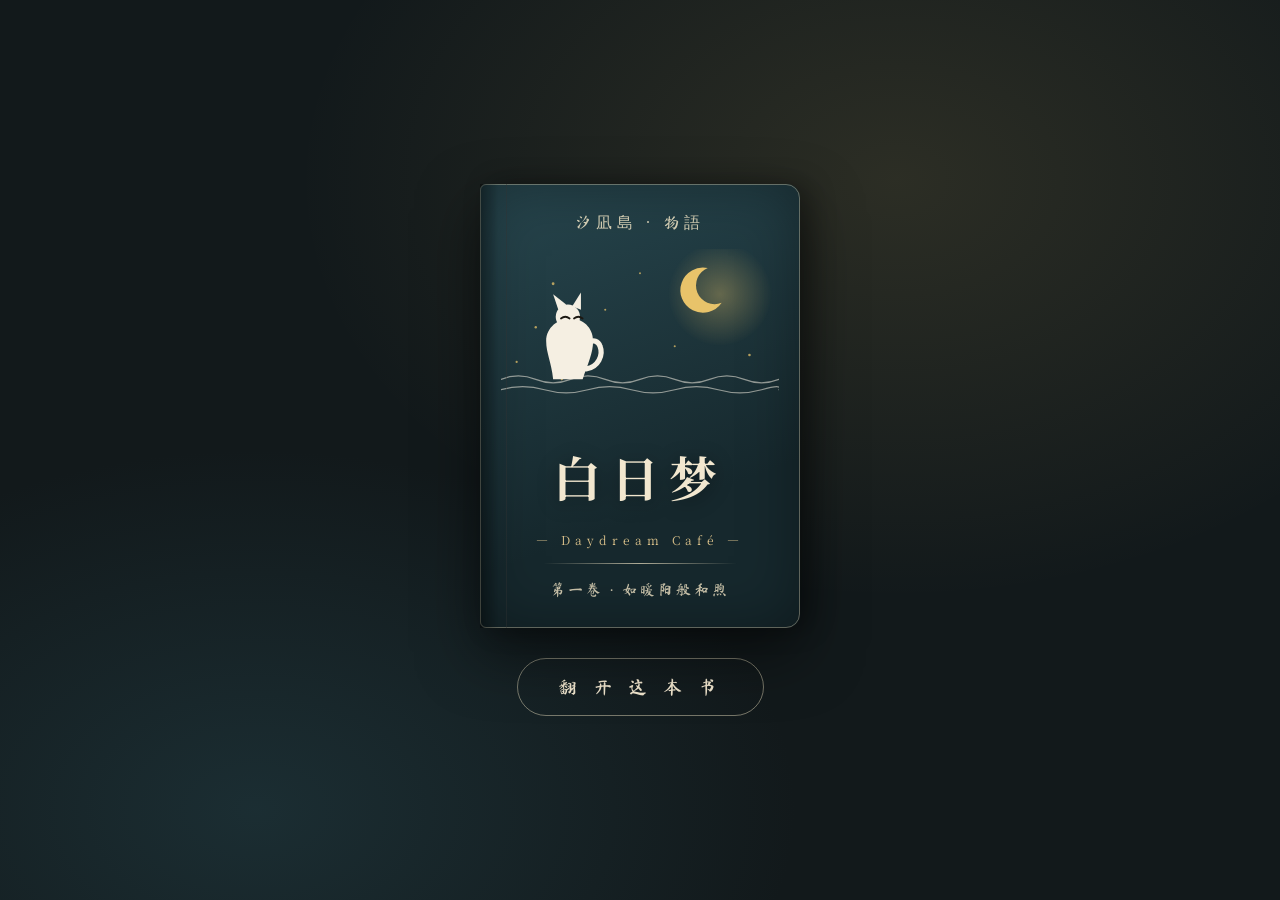
<file: codedaydream.html>
<!DOCTYPE html>
<html lang="zh-CN">
<head>
<meta charset="UTF-8">
<meta name="viewport" content="width=device-width, initial-scale=1.0, viewport-fit=cover">
<meta name="theme-color" content="#1a3238">
<meta name="format-detection" content="telephone=no">
<title>白日梦咖啡馆 · 汐凪岛物语（手机预览版）</title>
<link rel="preconnect" href="https://fonts.googleapis.com">
<link rel="preconnect" href="https://fonts.gstatic.com" crossorigin>
<link href="https://fonts.googleapis.com/css2?family=Ma+Shan+Zheng&family=Noto+Sans+SC:wght@400;500;700&family=Noto+Serif+SC:wght@400;600;700&display=swap" rel="stylesheet">
<style>
/* ============ 基础 ============ */
*{box-sizing:border-box;margin:0;padding:0;-webkit-tap-highlight-color:transparent}
:root{
  --paper:#f3ecdc;--card:#faf6ea;--ink:#2c2820;--ink-soft:#7a7263;--line:#ded2b8;
  --accent:#24424a;--accent-dark:#1a3238;--gold:#b9954f;--gold-soft:#d9c08a;
  --night:#12191b;--danger:#a34a3a;
  --font-serif:"Noto Serif SC","Songti SC",serif;
  --font-body:"Noto Sans SC","PingFang SC",sans-serif;
  --font-hand:"Ma Shan Zheng","Kaiti SC",cursive;
  --safe-top:env(safe-area-inset-top,0px);--safe-bottom:env(safe-area-inset-bottom,0px);
}
html,body{height:100%}
body{font-family:var(--font-body);color:var(--ink);
  background:radial-gradient(1200px 600px at 20% -10%,rgba(255,255,255,.5),transparent 60%),var(--paper);
  line-height:1.7;-webkit-font-smoothing:antialiased}
a{color:var(--accent);text-decoration:none}
img{max-width:100%}
input,button,textarea,select{font:inherit}
#app{min-height:100vh}
.page{padding-bottom:118px}

/* ============ 顶部栏 ============ */
.topbar{position:sticky;top:0;z-index:50;display:flex;align-items:center;justify-content:space-between;
  padding:calc(10px + var(--safe-top)) 16px 10px;background:rgba(243,236,220,.92);backdrop-filter:blur(10px);border-bottom:1px solid var(--line)}
.brand{display:flex;align-items:center;gap:10px;color:var(--ink);font-family:var(--font-serif)}
.brand-mark{font-size:22px;color:var(--gold)}
.brand-name{font-size:17px;font-weight:600;letter-spacing:1px}
.topbar-right{display:flex;align-items:center;gap:14px}
.topbar-item{font-size:14px;color:var(--ink-soft);min-height:44px;display:inline-flex;align-items:center}
.topbar-item.topbar-hide-mobile{display:none}
.topbar-avatar{display:block;border-radius:50%;border:2px solid transparent}

/* ============ 按钮 ============ */
.btn{display:inline-flex;align-items:center;justify-content:center;gap:8px;padding:11px 26px;border-radius:40px;
  border:1px solid transparent;font-family:var(--font-body);font-size:15px;cursor:pointer;transition:all .25s;
  letter-spacing:1px;min-height:44px;touch-action:manipulation}
.btn-primary{background:var(--accent);color:#f6efdd;box-shadow:0 6px 18px rgba(36,66,74,.25)}
.btn-ghost{background:transparent;color:var(--accent);border-color:var(--accent)}
.btn-danger{background:transparent;color:var(--danger);border-color:rgba(163,74,58,.5)}
.btn-small{padding:6px 16px;font-size:13px;border-radius:20px;min-height:38px}
.btn-block{width:100%}
.btn-file{position:relative;overflow:hidden}

/* ============ 头像 ============ */
.avatar{display:inline-flex;align-items:center;justify-content:center;border-radius:50%;overflow:hidden;flex:none;
  background:var(--accent);color:#f6efdd;font-family:var(--font-serif);font-weight:600}
.avatar img{width:100%;height:100%;object-fit:cover}
.size-38{width:38px;height:38px;font-size:17px}.size-36{width:36px;height:36px;font-size:16px}
.size-56{width:56px;height:56px;font-size:24px}.size-96{width:96px;height:96px;font-size:40px}

/* ============ 书封面 ============ */
.landing{min-height:100vh;display:flex;align-items:center;justify-content:center;overflow:hidden;
  background:radial-gradient(1000px 700px at 70% 20%,rgba(232,195,106,.12),transparent 60%),
  radial-gradient(900px 600px at 20% 90%,rgba(36,66,74,.5),transparent 60%),var(--night);
  perspective:1400px}
.cover-scene{display:flex;flex-direction:column;align-items:center;gap:30px;animation:rise 1.1s ease both}
@keyframes rise{from{opacity:0;transform:translateY(34px)}to{opacity:1;transform:translateY(0)}}
.book-cover{width:min(76vw,320px);height:auto;aspect-ratio:340/472;border-radius:6px 14px 14px 6px;
  background:linear-gradient(160deg,#27464e 0%,#16282d 70%);
  box-shadow:0 24px 60px rgba(0,0,0,.5),10px 0 26px rgba(0,0,0,.3),inset 0 0 60px rgba(0,0,0,.35);
  position:relative;transform-style:preserve-3d;transform-origin:left center;transition:transform .9s cubic-bezier(.6,.1,.2,1),opacity .9s}
.book-cover::before{content:"";position:absolute;left:0;top:0;bottom:0;width:26px;
  background:linear-gradient(90deg,rgba(0,0,0,.35),transparent 70%);border-right:1px solid rgba(255,255,255,.08);z-index:2}
.cover-inner{position:relative;height:100%;padding:24px 20px;display:flex;flex-direction:column;align-items:center;justify-content:space-between;
  border:1px solid rgba(240,228,196,.35);border-radius:inherit}
.cover-top{font-family:var(--font-hand);font-size:16px;color:rgba(240,228,196,.85);letter-spacing:5px}
.cover-illus{width:100%}
.cover-illus svg{width:100%;height:auto;display:block}
.cover-title{font-family:var(--font-serif);font-size:48px;font-weight:700;color:#f2e7cf;letter-spacing:10px;text-shadow:0 3px 20px rgba(0,0,0,.4)}
.cover-sub{font-family:var(--font-serif);font-size:12px;color:var(--gold-soft);letter-spacing:5px}
.cover-line{width:70%;height:1px;background:linear-gradient(90deg,transparent,rgba(240,228,196,.7),transparent)}
.cover-bottom{font-family:var(--font-hand);font-size:15px;color:rgba(240,228,196,.8);letter-spacing:3px}
.book-cover.turning{transform:rotateY(-112deg);opacity:0}
.btn-cover{font-family:var(--font-hand);font-size:19px;letter-spacing:6px;color:#f2e7cf;background:transparent;
  border:1px solid rgba(240,228,196,.45);padding:12px 40px;border-radius:40px;cursor:pointer;min-height:52px;touch-action:manipulation}
@media (max-height:560px){.cover-scene{gap:16px}.book-cover{width:min(52vh,280px)}.btn-cover{padding:8px 32px;font-size:16px}}

/* ============ 通用页面头 ============ */
.page-head{text-align:center;padding:40px 16px 22px}
.page-head .eyebrow{display:block;font-family:var(--font-hand);font-size:18px;color:var(--gold);margin-bottom:8px;letter-spacing:4px}
.page-head h1{font-family:var(--font-serif);font-size:30px;font-weight:700;letter-spacing:5px}
.page-head p{color:var(--ink-soft);margin-top:8px;font-size:14px}
.breadcrumb{padding:14px 16px 0;font-size:12px;color:var(--ink-soft);white-space:nowrap;overflow:hidden;text-overflow:ellipsis}
.breadcrumb a:hover{color:var(--gold)}
.notfound{text-align:center;padding:100px 20px;color:var(--ink-soft);font-family:var(--font-serif);font-size:18px}

/* ============ 登录 ============ */
.login-page{min-height:100vh;display:flex;flex-direction:column}
.login-wrap{flex:1;display:flex;align-items:center;justify-content:center;padding:24px 16px}
.login-card{width:100%;max-width:420px;background:var(--card);border:1px solid var(--line);border-radius:18px;padding:30px 22px;box-shadow:0 20px 60px rgba(70,60,40,.12)}
.login-head{text-align:center;margin-bottom:26px}
.login-cat{font-size:34px;color:var(--gold)}
.login-head h2{font-family:var(--font-serif);font-size:26px;letter-spacing:4px;margin-top:6px}
.login-sub{color:var(--ink-soft);font-size:13px;margin-top:6px}
.login-tabs{display:flex;gap:10px;margin-bottom:22px}
.tab{flex:1;padding:9px;border:1px solid var(--line);background:transparent;border-radius:30px;font-size:14px;color:var(--ink-soft);cursor:pointer;min-height:44px}
.tab.active{background:var(--accent);color:#f6efdd;border-color:var(--accent)}
#loginForm label{display:block;font-size:13px;color:var(--ink-soft);margin:16px 0 6px}
#loginForm input{width:100%;padding:12px 16px;border:1px solid var(--line);border-radius:10px;background:#fffdf7;font-size:16px;color:var(--ink);min-height:48px}
#loginForm input:focus{outline:none;border-color:var(--accent);box-shadow:0 0 0 3px rgba(36,66,74,.12)}
#confirmRow{display:none}
#loginForm.register-mode #confirmRow{display:block}
.login-error{min-height:20px;margin-top:12px;color:var(--danger);font-size:13px}
#loginForm .btn{margin-top:14px}
.demo-tip{margin-top:24px;padding:14px 16px;background:#f5eeda;border:1px dashed var(--gold-soft);border-radius:10px;font-size:12px;color:var(--ink-soft)}
.demo-tip p{margin:4px 0}

/* ============ 书架 ============ */
.menu-hero{text-align:center;padding:40px 16px 22px}
.menu-greet{font-family:var(--font-serif);font-size:26px;letter-spacing:4px}
.menu-quote{margin-top:12px;color:var(--ink-soft);font-size:13.5px;font-family:var(--font-serif)}
.quote-author{display:block;margin-top:4px;font-size:12.5px;color:var(--gold)}
.menu-cards{max-width:880px;margin:24px auto 0;padding:0 16px;display:grid;grid-template-columns:1fr;gap:16px}
.menu-card{position:relative;display:flex;align-items:center;gap:14px;padding:22px 20px;border-radius:16px;border:1px solid var(--line);
  background:var(--card);color:var(--ink);overflow:hidden;transition:transform .25s,box-shadow .25s;touch-action:manipulation}
.menu-main{background:linear-gradient(135deg,#24424a,#16282d);color:#f2e7cf;border-color:transparent;box-shadow:0 14px 36px rgba(22,40,45,.4)}
.menu-card-badge{position:absolute;top:0;left:0;padding:6px 16px;background:var(--gold);color:#2b2820;font-size:12px;font-weight:700;border-radius:0 0 12px 0;letter-spacing:2px}
.menu-card-content h3{font-family:var(--font-serif);font-size:20px;letter-spacing:3px}
.menu-main .menu-card-content h3{font-size:26px}
.menu-card-content p{font-size:13px;opacity:.8;margin-top:6px}
.menu-card-meta{display:inline-block;margin-top:14px;font-size:12.5px;opacity:.8;border:1px solid rgba(255,255,255,.35);padding:3px 12px;border-radius:20px}
.menu-card-icon{font-size:30px;color:var(--gold);flex:none}
.menu-main .menu-card-icon{font-size:38px}
.menu-card-arrow{margin-left:auto;font-size:26px;opacity:.7}

/* ============ 章节 / 节列表 ============ */
.chapter-list{max-width:680px;margin:26px auto 0;padding:0 16px;display:grid;gap:16px}
.chapter-card{display:flex;align-items:center;gap:14px;padding:20px;background:var(--card);border:1px solid var(--line);border-radius:14px;min-height:60px;touch-action:manipulation}
.chapter-num{font-family:var(--font-hand);font-size:22px;color:var(--gold);min-width:84px}
.chapter-body h3{font-family:var(--font-serif);font-size:19px;letter-spacing:2px}
.chapter-body p{font-size:13px;color:var(--ink-soft);margin-top:4px}
.chapter-arrow{margin-left:auto;color:var(--gold);font-size:20px}
.section-list{max-width:680px;margin:24px auto 0;padding:0 16px;display:grid;gap:12px}
.section-card{display:flex;align-items:center;gap:18px;padding:18px 20px;background:var(--card);border:1px solid var(--line);border-radius:12px;min-height:56px;touch-action:manipulation}
.section-index{font-family:var(--font-hand);font-size:24px;color:var(--accent);min-width:42px;text-align:center}
.section-body h3{font-size:16.5px;font-family:var(--font-serif);letter-spacing:1px}
.section-body p{font-size:12.5px;color:var(--ink-soft);margin-top:3px}
.section-arrow{margin-left:auto;color:var(--gold)}

/* ============ 个人章 / 设定卡片 ============ */
.article-grid{max-width:760px;margin:26px auto 0;padding:0 16px;display:grid;grid-template-columns:1fr;gap:16px}
.article-card{padding:24px;background:var(--card);border:1px solid var(--line);border-radius:14px;touch-action:manipulation}
.article-card .card-ico{font-size:26px;margin-bottom:12px;color:var(--gold)}
.article-card h3{font-family:var(--font-serif);font-size:20px;letter-spacing:2px}
.article-card p{font-size:13px;color:var(--ink-soft);margin-top:8px;display:-webkit-box;-webkit-line-clamp:2;-webkit-box-orient:vertical;overflow:hidden}
.article-card .card-meta{font-size:12px;color:var(--gold);margin-top:12px}

/* ============ 阅读页 ============ */
.reading{max-width:720px;margin:16px 12px 0;padding:32px 22px 34px;background:var(--card);border:1px solid var(--line);border-radius:12px;
  box-shadow:0 10px 30px rgba(70,60,40,.08);touch-action:pan-y}
.reading-head{text-align:center;margin-bottom:26px}
.reading-head .eyebrow{font-family:var(--font-hand);font-size:17px;color:var(--gold);letter-spacing:3px}
.reading-head h1{font-family:var(--font-serif);font-size:26px;letter-spacing:3px;margin-top:10px}
.reading-divider{display:flex;align-items:center;justify-content:center;gap:16px;margin-top:18px;color:var(--gold-soft)}
.reading-divider::before,.reading-divider::after{content:"";height:1px;width:60px}
.reading-divider::before{background:linear-gradient(90deg,transparent,var(--gold-soft))}
.reading-divider::after{background:linear-gradient(90deg,var(--gold-soft),transparent)}
.reading-content{font-family:var(--font-serif)}
.reading-content p{margin:0 0 1.4em;line-height:2.05;text-align:justify;font-size:clamp(15.5px,4.6vw,17px);color:#33302a;text-indent:2em}
.reading-content .char-block p{text-indent:0}
.char-block{background:#faf5e7;border:1px solid #e8dcc0;border-radius:12px;padding:16px;margin-bottom:16px}
.char-name{font-size:18px;font-weight:700;color:var(--accent)}
.char-note{font-size:13px;color:var(--gold);margin-left:6px;font-family:var(--font-body);font-weight:500}
.char-meta{font-size:13px;color:var(--ink-soft);margin:6px 0 10px;font-family:var(--font-body)}
.char-desc{line-height:1.95}
.reading-foot{text-align:center;margin-top:20px;color:var(--gold);font-family:var(--font-hand);font-size:16px;letter-spacing:4px}
.reading-nav{display:flex;justify-content:space-between;margin-top:30px;padding-top:20px;border-top:1px dashed var(--line)}
.reading-swipe-hint{display:block;text-align:center;font-size:12px;color:var(--ink-soft);margin-top:16px;opacity:.7}

/* ============ 留言 ============ */
.comments{max-width:720px;margin:26px auto 0;padding:0 12px}
.comments-title{font-family:var(--font-serif);font-size:21px;letter-spacing:2px;margin-bottom:16px}
.comments-count{font-size:13px;color:var(--gold)}
.comment-login-tip{background:var(--card);border:1px dashed var(--line);padding:18px;border-radius:12px;text-align:center;color:var(--ink-soft);font-size:14px;margin-bottom:16px}
.comment-form{background:var(--card);border:1px solid var(--line);border-radius:14px;padding:18px;margin-bottom:20px}
.comment-form-head{display:flex;align-items:center;gap:10px;font-size:13.5px;color:var(--ink-soft);margin-bottom:12px}
.comment-form textarea{width:100%;border:1px solid var(--line);border-radius:10px;background:#fffdf7;padding:12px 14px;font-family:var(--font-body);font-size:16px;resize:vertical;min-height:84px}
.comment-form textarea:focus{outline:none;border-color:var(--accent)}
.comment-form-foot{text-align:right;margin-top:10px}
.comments-list{display:grid;gap:14px}
.comment{display:flex;gap:14px;background:var(--card);border:1px solid var(--line);border-radius:12px;padding:14px}
.comment-name{font-weight:600;font-size:14px}
.comment-time{font-size:12px;color:var(--ink-soft)}
.comment-head{display:flex;align-items:baseline;gap:10px}
.comment-content{margin-top:6px;font-size:14.5px;line-height:1.8}
.comments-empty{text-align:center;color:var(--ink-soft);font-size:14px;padding:30px 0}

/* ============ 个人中心 ============ */
.profile-card{max-width:520px;margin:28px 16px;background:var(--card);border:1px solid var(--line);border-radius:18px;padding:34px 22px;text-align:center}
.profile-card h2{font-family:var(--font-serif);font-size:26px;margin-top:14px;letter-spacing:3px}
.profile-role{display:inline-block;margin-top:8px;font-size:12px;background:rgba(36,66,74,.1);color:var(--accent);padding:3px 14px;border-radius:20px}
.profile-since{font-size:12.5px;color:var(--ink-soft);margin-top:10px}
.profile-avatar-edit{text-align:left;margin-top:30px;padding-top:24px;border-top:1px dashed var(--line)}
.profile-avatar-edit h3{font-size:16px;font-family:var(--font-serif)}
.profile-avatar-edit .hint{font-size:12.5px;color:var(--ink-soft);margin:6px 0 14px}
.avatar-edit-row{margin:10px 0}
.avatar-edit-row input[type=text]{width:100%;padding:11px 14px;border:1px solid var(--line);border-radius:10px;background:#fffdf7;font-size:16px;min-height:48px}
.avatar-preview{display:flex;align-items:center;gap:12px;margin-top:16px;font-size:13px;color:var(--ink-soft)}
.profile-actions{margin-top:30px;display:flex;gap:12px;justify-content:center;flex-wrap:wrap}

/* ============ 管理后台 ============ */
.admin-nav{display:flex;gap:8px;justify-content:center;margin-top:26px}
.admin-nav a{padding:8px 22px;border:1px solid var(--line);border-radius:30px;font-size:14px;color:var(--ink-soft);background:var(--card);min-height:44px;display:inline-flex;align-items:center}
.admin-nav a.active{background:var(--accent);color:#f6efdd;border-color:var(--accent)}
.admin-head{max-width:900px;margin:26px auto 14px;padding:0 16px;display:flex;align-items:center;justify-content:space-between;gap:12px;flex-wrap:wrap}
.admin-head h2{font-family:var(--font-serif);font-size:24px;letter-spacing:2px}
.admin-table-wrap{max-width:900px;margin:0 auto;padding:0 16px;overflow-x:auto;-webkit-overflow-scrolling:touch}
.admin-table{width:100%;border-collapse:collapse;background:var(--card);border:1px solid var(--line);border-radius:12px;overflow:hidden;font-size:13px;min-width:620px}
.admin-table th,.admin-table td{padding:11px 14px;text-align:left;border-bottom:1px solid var(--line);white-space:nowrap}
.admin-table th{background:#f0e7d2;font-size:12px;color:var(--ink-soft);letter-spacing:1px}
.admin-table tr:last-child td{border-bottom:none}
.admin-table .td-title{font-family:var(--font-serif);max-width:180px;white-space:normal}
.tag{display:inline-block;padding:2px 10px;border-radius:20px;font-size:12px}
.tag-main{background:rgba(36,66,74,.12);color:var(--accent)}
.tag-personal{background:rgba(185,149,79,.16);color:#8a6a2f}
.tag-settings{background:rgba(122,114,99,.14);color:var(--ink-soft)}
.admin-form-wrap{max-width:720px;margin:26px auto 0;padding:0 12px}
.admin-form{background:var(--card);border:1px solid var(--line);border-radius:16px;padding:26px 20px}
.form-row{margin-bottom:20px}
.form-row label{display:block;font-size:13.5px;color:var(--ink-soft);margin-bottom:7px}
.form-row .hint{color:var(--gold)}
.form-row input,.form-row select,.form-row textarea{width:100%;padding:11px 14px;border:1px solid var(--line);border-radius:10px;background:#fffdf7;font-size:16px;font-family:var(--font-body);min-height:48px}
.form-row input:focus,.form-row textarea:focus,.form-row select:focus{outline:none;border-color:var(--accent)}
.form-row textarea{resize:vertical;line-height:1.8;min-height:200px}
.form-row.inline{display:flex;flex-direction:column;gap:0}
.form-row.inline>div{flex:1}
.denied{text-align:center;padding:100px 20px;color:var(--ink-soft);font-family:var(--font-serif);font-size:18px}

/* ============ 底部导航 ============ */
.bottom-nav{display:flex;position:fixed;left:0;right:0;bottom:0;z-index:60;
  background:rgba(250,246,234,.97);backdrop-filter:blur(12px);border-top:1px solid var(--line);padding-bottom:var(--safe-bottom)}
.bottom-nav .bn-item{flex:1;display:flex;flex-direction:column;align-items:center;justify-content:center;gap:3px;padding:9px 0 7px;
  color:var(--ink-soft);font-size:11px;letter-spacing:1px;min-height:56px;touch-action:manipulation}
.bottom-nav .bn-item .bn-ico{font-size:19px;line-height:1}
.bottom-nav .bn-item.active{color:var(--accent);font-weight:700}
.bottom-nav .bn-item.active .bn-ico{color:var(--gold)}

/* ============ Toast ============ */
.toast{position:fixed;left:50%;bottom:calc(84px + var(--safe-bottom));transform:translate(-50%,20px);
  background:var(--accent);color:#f6efdd;padding:12px 26px;border-radius:40px;font-size:14px;opacity:0;
  pointer-events:none;transition:all .35s;box-shadow:0 10px 30px rgba(0,0,0,.2);z-index:100}
.toast.show{opacity:1;transform:translate(-50%,0)}
.toast.err{background:var(--danger)}
@media (max-width:360px){.reading{margin:12px 8px 0;padding:26px 18px 30px}.menu-card-content h3{font-size:18px}}
</style>
</head>
<body>
<div id="app"></div>
<script>
/* ============================================================
   单文件预览版：用 localStorage 模拟后端，数据保存在手机本地
   ============================================================ */
function esc(s){return String(s==null?'':s).replace(/[&<>"']/g,c=>({'&':'&amp;','<':'&lt;','>':'&gt;','"':'&quot;',"'":'&#39;'}[c]))}
function toast(msg,type){let b=document.getElementById('toast');if(!b){b=document.createElement('div');b.id='toast';document.body.appendChild(b)}
  b.textContent=msg;b.className='toast show '+(type||'ok');clearTimeout(toast._t);toast._t=setTimeout(()=>b.classList.remove('show'),2400)}

/* 安全的本地存储（某些环境禁用 localStorage 时退回内存） */
const store=(()=>{let mem={};try{localStorage.setItem('__t','1');localStorage.removeItem('__t');return localStorage}
  catch(e){return{getItem:k=>mem[k]??null,setItem:(k,v)=>{mem[k]=String(v)},removeItem:k=>{delete mem[k]}}}})();

const DB_KEY='daydream-demo-db-v1', SESSION_KEY='daydream-demo-session-v1';

function now(){const d=new Date(),p=n=>String(n).padStart(2,'0');
  return `${d.getFullYear()}-${p(d.getMonth()+1)}-${p(d.getDate())} ${p(d.getHours())}:${p(d.getMinutes())}`}

function plainToHtml(t){return (t||'').trim().split(/\n\s*\n/).map(b=>{b=b.trim();return b?'<p>'+b.replace(/\n/g,'<br>')+'</p>':''}).join('')}
function htmlToPlain(h){return (h||'').replace(/<\/p>/g,'\n\n').replace(/<br\s*\/?>/g,'\n').replace(/<[^>]+>/g,'').replace(/\n{3,}/g,'\n\n').trim()}

/* ---------- 种子数据 ---------- */
const MAIN_1 = `盛夏。

天枢城像一只巨大的玻璃碗。

碗底是深橡区，碗壁是那些反射着灰蓝色天光的摩天楼，碗口永远是厚厚的云层，压着，不落下来，也不散开。他站在奥国大主楼的台阶上，把帆布袋的带子往肩膀上颠了颠。身后是那扇他走了两年的旋转门——青铜框，玻璃面，每天被清洁工擦三遍，亮得能照出人脸。他回头看了一眼，门里有人走出来，穿着深色大衣，手里拿着平板，目不斜视。没有人多看他一眼。

“走了啊。”他说。声音不大，像是在跟自己确认。

没有人回应。他转过身，走下台阶。天枢城的空气有一种特殊的质感，像被什么看不见的东西过滤过——干净，但干净得让人喘不上气。街道两旁的行道树修剪得齐齐整整，连枝桠分叉的角度都像是用尺子量过的。他经过一个路口时，红灯亮起，所有人在同一秒停下脚步，像按了暂停键。没有人说话。没有人看手机。没有人咳嗽。诺艾站在人群中间，觉得自己像一块被塞进模子里的面团。

奥里亚联邦国立大学，整个大陆公认的顶尖学府。他记得收到录取通知那天，他在新港市的老旧出租屋里绕着茶几走了好多圈。他打电话给家里，电话响了许久才被接起来，他说：“爸，我考上了。”

对面沉默了一会儿，说：“什么考上了？”

他说：“奥国大。”

那边说：“哦，那你学费怎么办。”

他没有回答。他把电话挂了，坐在茶几旁边的地板上，看着天花板上那道裂缝。裂缝的形状像一只正在张开的嘴，但没有声音。后来他凑够了学费——奖学金、助学贷款、假期在港口仓库搬了两个月货。新学期第一天，他走进深橡区的校园，看见那些白色大理石建筑、修剪整齐的草坪、穿着熨烫平整衬衫的学生们三三两两地走过。他低头看了看自己脚上那双磨白了边的帆布鞋，然后迈进了那扇旋转门。有人在前面走路，他就跟着走。有教室，他就坐进去。有作业，他就做。成绩不错，导师说可以。就这些。

没有人问他为什么来。他也没有问过自己。

此刻他坐在前往车站的公交车上，车窗外是天枢城规整的街道。经过一栋灰色建筑时，他认出那是联邦信息处理中心——外观没有任何标识，但所有人都知道那是干什么的。门口站着一个保安，脸上没有表情。诺艾看着那栋楼，直到它被下一栋楼挡住。

“公海群岛，长期调研项目，研究方向：暂定。”

导师把课题说明递给他的时候，诺艾接过来看了一眼。封面上的字是打印的，内容只有两行。没有具体课题名称，没有方法论要求，没有预期成果描述。导师说：“你过去就行。不用汇报。到时候会有人联系你。”

“联系我？谁？”

“到时候就知道了。”

诺艾等了两个星期。没有人联系他。

他发了三封邮件给导师，第一封问“课题方向是否需要细化”，第二封问“是否有对接人联系方式”，第三封只写了“老师，我在等您的回复”。三封都没有回。他盯着收件箱看了三天，屏幕的光把他的脸照得发白。他关上电脑，开始收拾行李。他想，也许那边会有安排。也许到了就知道了。也许只是导师太忙了。他把这些“也许”叠好，塞进帆布袋的夹层里，和换洗衣服放在一起。

车站不大。天枢城并非是那种会让人拍照打卡的地方，它只是一个中转站，干净、迅速、没有多余的东西。指示牌是统一的黑底白字，站台边缘有一道黄线，广播女声的语调精确平稳。诺艾站在站台上等车，身边有几个人，一个穿灰色风衣的男人在看手机，一个老太太拎着一袋橘子，一个穿校服的女孩低着头听音乐。没有人交谈。车进站的时候，气流把他的头发吹起来，他眯了一下眼睛。车门打开，他上车，找到一个靠窗的座位坐下。列车启动时，他看见站台上那个老太太还在原地站着，橘子袋子的口敞开了一角，露出橘红色的皮。车加速了，老太太变成一个小点，然后消失了。窗外的景色开始变化。天枢城的玻璃大厦渐渐变少，变成灰色的居民楼，又变成田野。天空从灰蓝变成一种泛白的蓝——不是晴朗，只是一种更浅的灰色，像被水洗过。诺艾把额头靠在车窗上，玻璃微微震动，把他的视线震得有点模糊。

他在车上睡了大约一个小时。醒的时候脖子是僵的。他揉了一下后颈，摸到一块凸起的骨头——不知道什么时候磕的。邻座的乘客换成了一个中年男人，正在吃一个饭团，嘴唇抿得紧紧的，像是在完成一项任务而不是在进食。诺艾看了一眼窗外，田野已经被城镇取代了，建筑物不高，但密集。他打开手机，看了一眼邮箱。没有新邮件。“哎，也正常。”他自言自语。声音很小，邻座没有听见。他把手机塞回口袋里。

他在中途换了一趟火车。然后是一辆长途汽车。然后又是火车。窗外的景色从田野变成丘陵，从丘陵变成海岸线。他看到海的时候，是下午四点多钟。太阳在云层后面，光线是散的，海水是一种灰蓝色，近处有白色的浪花，远处有一艘船。他看了很久。窗玻璃上有一层细小的水珠，像是雾气从外面渗进来了。他用指腹擦了一下玻璃，水珠变成一道细细的痕迹，透过那道痕迹看到的海面更清晰一点。他想，这就是公海了。世界的中间。不属于任何国家的一块地方。他把额头重新靠在玻璃上。

晚上，他在一个小镇的旅馆里过了一夜。房间很小，床单是洗得发白的蓝色，有一股肥皂味。他把行李放在墙角，没有打开。他坐在床上，拿出手机，又看了一眼邮箱。没有新邮件。

“说不定到时候会有。”他对自己说。然后关灯，躺下。天花板上有水渍的痕迹，形状像一只没有耳朵的兔子。他看了那只兔子很久，直到困意把它的轮廓模糊掉。

第二天早上，他坐上了前往汐凪岛的渡轮。

船是旧的。铁皮外壳上有锈迹，船舱里的座椅是塑料的，有些裂了，用胶带补过。诺艾坐在靠窗的位置，把帆布袋放在脚边。船开出码头的时候，引擎声很大，整个船体都在震。他旁边的座位上放着一袋冻鱼，不知道是谁的，塑料袋口扎得紧紧的，但空气里还是有淡淡的腥味。他没有挪开那袋鱼。他把背包带子往膝盖上拉了拉，就这么坐着。

渡轮离开港口越来越远，岸上的建筑物变得越来越小，最后只剩一道灰蒙蒙的轮廓线。船舱里的乘客不多。一个穿深蓝色工作服的男人靠在角落打盹，一个年轻女人抱着一个小孩，小孩一直在看窗外。诺艾也看着窗外。海面在正午的阳光下变成一种透亮的蓝绿色，近处的水波里有白色的光点在跳动。他没有戴耳机。在奥国大的时候，他走路、吃饭、等车，耳朵里永远塞着东西——不是为了听什么，是为了不用听什么。但此刻他没有戴。船舱里只有引擎的低沉轰鸣和偶尔的浪声，他发现自己不介意这些声音。他甚至有点喜欢那个引擎声，因为它一直在响，不需要他回应。

他在船上坐了很久。太阳从头顶慢慢移到西边，光线从透亮变成暖黄。海面从蓝绿色变成金色。他靠在座椅上，半眯着眼睛，觉得自己快要睡着了。

然后他醒了。没有特别的原因。只是感觉到船的速度开始放慢。他坐直身体，看见窗外远处出现了一座岛的轮廓——浅绿色，顶部有一片深色的树影，边缘是白色的浪。他把脸凑近窗户，用手掌挡住反光。

“汐凪岛。”他轻声说。

船渐渐靠近码头。他站起来，把帆布袋甩到肩上，提起手提箱——轮子卡了一下。他弯下腰踢了一脚，轮子转了。船舱里的人陆续站起来，他跟着人群走向出口。

码头上没有人。木栈道延伸到岸边，岸上有几栋低矮的建筑，更远处是镇子的屋顶。海风吹过来，带着咸味和一点点鱼腥气。他站在栈道尽头，深深地吸了一口气。不是天枢城那种被过滤过的空气，是真实的、潮湿的、有生命的气味。他的肩膀往下松了一点。

他往镇上走了两步，又停下来。他想起一件事。

他打开帆布袋，翻了翻夹层——笔记本，充电器，一件换洗衣服，一个装着零钱的小袋。没有别的。他觉得自己应该有一些关于对接安排的文件，可能是导师寄的，也可能是学院发的，总之应该会有。他翻了第二遍。还是没找到。他把帆布袋放在地上，蹲下来，准备把东西全部倒出来重找一遍，但他的手碰到侧袋的时候，摸到了一个硬硬的、边缘整齐的东西。他愣了一下，因为他记得侧袋是空的。他拉开拉链，里面有一封信。没有邮戳。没有寄件人地址。信封是米白色的，手摸上去有一种粗糙的纸浆触感，像是手工纸。上面用黑色的墨水写着他的名字——桐谷诺艾。

他坐在地上，拆开信封。

“桐谷诺艾 様
汐凪岛 · 白日梦咖啡馆
如果你正在迷茫漂泊，
可以在这儿落脚。
潮見 柒乃”

他读了一遍。又读了一遍。然后他把信纸折好，放回信封，塞进口袋里。他站起来，把帆布袋重新甩到肩上，踢了一下行李箱的轮子。

“行吧。”他说。

他朝镇子的方向走去。海风迎面吹来，把他的头发吹乱。他走得比刚才快了一些。`;

const PERSONAL_1 = `冬天的阳光似乎也没有那么暖。

其实也不是冬天，只是她记得那天很冷。她端着两杯热水从厨房走到客厅，水装得很满，她走得很慢，怕洒出来。客厅里父亲和母亲隔着茶几坐着，谁也没说话。她把水端过去的时候，母亲正好开口。

“你能不能不要每次回家都像视察工作？”

杯子没有放下，她站在茶几旁边，两杯热水把指尖烫得发红。她不知道该先放哪一杯，也不知道放完之后该说什么。她站了一会儿，把两杯水都放在茶几正中央。
没有人看她。
她转身走回厨房，走过那条铺着木地板的走廊时，她意识到自己的脚步声在安静中太响了。

从那之后，她走路就不太出声了。

后来她学会了很多事。比如晚饭做好之后，父亲打电话说“你们先吃”，母亲会放下筷子说“我吃过了”。比如两个人在家的夜晚，比一个人不在家的夜晚更安静。那种安静闷闷的，找不到来源，也不属于任何人。她花了好几年才分清楚这两种安静的差别。

对她来说，学校是唯一有声音的地方。

上课时的粉笔声，翻书声，午休时从走廊那头传过来的笑声，体育课上的哨声。这些声音不属于她，但包围着她，让她不需要开口也能融入某种温暖的背景。她坐在靠窗的位置，窗外能看到操场和再远一点的海面。她喜欢这个位置，这个位置不会有人从背后拍她的肩膀，她只需要看着前方就够了。

海野和夫每天早上站在校门口。
校长。头发花白，腰板挺直，双手背在身后。他会叫出每一个经过他面前的学生名字。伊祈第一次被他叫住的时候，吓了一跳。
“白波，今天也来得早啊。”
她不知道该怎么回应，只点了一下头，快步走进了校门。第二天，他又叫了她一次，语气和前一天没有任何区别，好像他记得每一个学生的名字是一件理所当然的事。后来她习惯了。每天早晨经过他面前时，她会放慢一点脚步，等他点完头再走进去。她没有主动说过早上好，但她也从来没有绕过他走侧门。听班里人说，海野校长在门口站了很长时间了，老校友回来，他还能叫出名字来。

她身边偶尔会围着几个同学。
“伊祈，这道题你看过吗？”
“伊祈，你昨天复习到几点？”
“伊祈，你模拟考觉得难度怎么样？”
她一一回答了。问题问完，人群就散了。没有人问她放学要不要一起去便利店，也没有人在周末发信息问她要不要出来玩。她知道自己在别人眼里是什么：一个有用的答案来源，一个可以用来对答案的参照系。她没有觉得不公平，因为她也没有主动靠近过任何人。她不知道主动靠近一个人应该用什么语气，不知道发出邀请之后如果被拒绝了该怎么接下一句话。她从来没有在家里练习过这些。

考卷分发下来，她收到之后会自己签好名，第二天交回给老师。老师偶尔会笑着说一句“这次又是满分啊，伊祈真厉害。”伊祈微微低下头，不知道该用什么表情去接那句话。她在家里没有练习过这个场景。

她的成绩一直很好。这件事没有什么特别的原因，只是她隐约觉得，如果把一件事做得足够好，大概就会有回应。她把考卷带回家，放在茶几上。母亲在书房处理邮件，对着屏幕说“嗯”。父亲晚上回来吃饭，翻了一下，又合上了，什么也没说。
后来她不再把考卷放在茶几上了。

一个周末，傍晚。

父亲从镇公所回来，比平时早。母亲也从新港市回来了，比平时晚。两个人同时出现在客厅里，一个坐在沙发这头，一个坐在沙发那头，中间隔着整条茶几。起因是一件很小的事，大约是母亲在岛外待了多久，大约是父亲有没有提前告诉她那天会回来。说话的声音从低到高，从一句一句搭话，变成两个人同时开口，谁也没在听谁。

伊祈在厨房里。她正在淘米。

她把手洗干净，按下电饭煲的开关。然后从冰箱里拿出冷冻的鱼，放在水龙头下冲，切了半块豆腐，从橱柜里翻出海带。她做这些事的动作很轻，锅铲碰到锅沿的声音被控制到最小。客厅的声音传过来时，她不转头，不停手，只是把火调小了一点。

电饭煲跳起的时候，客厅安静了。母亲上了楼，门关上了。父亲也上了楼，另一扇门关上了。走廊里没有人。
伊祈站在厨房里，看着那锅刚煮好的味噌汤。汤面还在轻轻打转。她盛了三碗饭，放在托盘上，端上楼。

她先敲了母亲的房门。
“妈妈，我做了晚饭。”
没有回应。门缝里没有光。
她站了几秒，又说了一句：“不吃就会凉了。”

里面没有声音。她不知道母亲是睡了，还是只是不想回答。她把那碗饭放在门口的走廊地板上，转身去敲父亲的门。

“爸爸，吃饭了。”
沉默。隔着门板，里面传出一声含混的动静，是翻身还是别的，她分不出来。她等了一会儿，没有再问。她把第二碗饭放在父亲门口的地板上，然后端着托盘走下楼。

她把第三碗饭放在自己面前，味噌汤已经没那么烫了。她一个人坐在厨房里，吃完了那顿饭。汤喝完了，鱼也吃干净了。
她把碗筷洗好，倒扣在沥水架上。然后她擦干手，打开玄关的门，想去把院子里的扫把收进来。

她发现门口的信箱里久违地躺着一封信。

没有邮戳，没有寄件人。信封上写着她的名字，字迹工整但不像是印刷的。她站在玄关，拆开了信封。

“白波伊祈 様
汐凪岛 · 白日梦咖啡馆
如果你想安心坐守一处
可以来这里
潮見柒乃”

信纸有一种光滑的触感，边缘裁得很整齐。她读完了一遍，有些犹豫。她把信折好放回信封，上楼的时候，看见走廊地板上的两碗饭还放在原处。一碗已经凉透了，另一碗也是。她把两碗饭收进厨房，倒掉，把碗洗干净，放回碗柜里。

寒雪将消的一天，午休的教室。

伊祈坐在靠窗的位置，打开便当盒。今天装的是玉子烧和一小撮盐渍海带。曉音端着便当盒从隔壁班溜过来，在她对面坐下，打开盖子看了一眼自己的菜，又看了一眼伊祈的。
“你的玉子烧看起来比我的好吃欸。”
伊祈不知道该怎么接这句话，就没有接。曉音也不在意，夹了一块自己便当里的炸鸡块放在伊祈的饭上，然后一边吃饭一边说起话来。说到码头附近那家咖啡馆，说那家店靠海，窗边能看到整片海岸线，阳光好的时候海面会反光。店名起得也怪，叫什么白日梦。
“放学要不要一起去呀？你肯定会喜欢的喔！”
伊祈嚼着那颗炸鸡块。有点凉了，但还挺好吃的。

她点了点头。

窗外的阳光落在两个人的课桌之间，把便当盒的边缘照出一小圈光晕。伊祈低下头，把饭粒一颗一颗夹起来送进嘴里。对面的曉音已经开始说起别的事了，声音轻快，一句接一句，没停过。

咖啡馆的门是深色木框的，挂着铃铛。推门进去的时候，铃铛响了一声。
里面暖黄色的灯光，有几张旧椅子，吧台后面站着一个穿围裙的年轻男人，正在擦杯子。曉音已经跟吧台后面的人打起了招呼——她好像跟谁都认识得快。
伊祈站在门槛边，没有立刻走进去。她看见靠窗的座位刚好空着，阳光透过玻璃落在桌面上，落在一只趴在窗台上睡觉的猫的影子旁。她忽然觉得，这个地方，好像可以让她安心地窝着。

曉音坐在她对面，点了一杯热奶茶，在菜单背面画了一朵歪歪扭扭的小花，然后推到她面前。

“咯，给你的哟。”

伊祈低头看了一会儿。她把那朵小花留了下来，没有擦掉。窗外的海正在退潮。海岸线向前延伸，露出平日被海水覆盖的沙滩。

她坐在窗边，第一次觉得自己不是在等待什么结束。`;

function settingsHtml(){
  const C=[
    ['神代桐悠','KiriYu/Yuu','男，27岁 · 汐凪岛民 · 白日梦咖啡馆店长','性格温文尔雅，对各种新闻或调制、烹饪知识比较了解，常站在吧台后反复擦拭杯子，做咖啡时拉花常是一只睡着的猫，打烊后喜独自静坐，手里常捏着一块半旧的擦拭布。'],
    ['潮見柒乃','NanaNo/Nana','女，18(?)岁 · 汐凪岛民 · 白日梦咖啡馆咖啡师、创始人','安静少言，会去海滩边收集一些闪闪发光的石头或奇奇怪怪的贝类，偶尔会如幽灵一样静静出现在大家身边，神出鬼没，常捧着一杯自己做的卡布奇诺，但常常只是暖手不喝。'],
    ['月宮琉玥','Lutsuki','女，18岁 · 维洛利亚合众国月宮集团大小姐 · 白日梦咖啡馆服务生','活泼中二，爱打电子游戏，放学后常蹲在校门口或校后门等朋友，身上常穿着一件印有六芒星魔法阵的宽松T恤。是月宮集团被圈养、束缚自由的大小姐，接到柒乃的邀请函后在一个夜晚阴差阳错地出逃到了汐凪岛。'],
    ['桐谷诺艾','Noah','男，20岁 · 奥里亚联邦新港市民 · 白日梦咖啡馆厨师','阳光冲动，做事风风火火，会经常自信地自我夸赞，腰间常系着的围裙。是奥里亚联邦国立大学的学生，前来汐凪镇做长期调研学习。'],
    ['冷泉朔枫','Kaede','男，20岁 · 辰海共和国泉崎古都人 · 白日梦咖啡馆咖啡师','孤僻寡言，喜欢安静创作，常戴着耳机。曾为泉崎古都“清水世家”的接班人和传承者，后因家道中落，在泉崎古都无处安身，接到邀请函后来到了汐凪岛。'],
    ['朝仓青葉','Aoba','男，20岁 · 维洛利亚合众国海市市民 · 白日梦咖啡馆厨师','话多碎碎念，感性爱操心，常边切菜边自言自语，打烊后会把调味料瓶一个个转过来让标签朝外，有强迫症。是维洛利亚合众国神岛日报社的职员，调来了汐凪岛的分社。'],
    ['白波伊祈','Inori','女，17岁 · 汐凪岛民 · 汐凪学院高二A班学生兼白日梦咖啡馆服务生','乖巧礼貌，成绩优秀，走路轻声，被夸奖时会微微低头，手里常提着一个不锈钢旧便当盒。白波家的家庭氛围较为冷清，伊祈的父亲白波陆藏为汐凪镇选举的镇长。'],
    ['羽生曉音','Akine','女，17岁 · 辰海共和国云津人 · 汐凪学院高二B班学生兼白日梦咖啡馆服务生','温和知性，喜欢画速写，常常会因为看到一些美好的景色而激动，随身带一本速写本。是辰海共和国云上中学来汐凪学院的交换生，梦想考上辰海共和国观澜文理大学。'],
    ['神尾雪','Yuki','女，23岁 · 汐凪岛民 · 千岛神社神女','年轻安静，淡然，常在清晨用竹扫帚慢慢扫拜殿的石板，傍晚常会去海边走一圈。'],
    ['海野和夫','Kazuo','男，60岁 · 辰海共和国云津人 · 汐凪学院校长','和蔼可亲，头发花白，每天早上站在校门口双手背在身后叫出每一个学生的名字，午休端着茶杯在走廊慢走，放学后坐在观景亭里看海，偶尔在咖啡馆靠窗位置看报纸打瞌睡。原在辰海共和国观澜文理大学执教，退休后来到汐凪学院当校长。'],
    ['遊佐陽斗','Haruto','男，27岁 · 辰海共和国人','穿着花哨的海滩衬衫或夸张图案卫衣，笑容玩味，喜欢瘫在咖啡馆角落的沙发上，偶尔会从口袋里掏出一个小玩具放在吧台上然后转身离开。'],
    ['真壁律子','Ritsuko','女，27岁 · 维洛利亚合众国民','衣着简洁的深色套装，戴银色细框眼镜，表情严肃，说话简短干练，没有废话，一年只在汐凪镇上见到两三次。']
  ];
  return C.map(c=>`<div class="char-block"><p class="char-name">${c[0]}<span class="char-note">（${c[1]}）</span></p><p class="char-meta">${c[2]}</p><p class="char-desc">${c[3]}</p></div>`).join('');
}

function buildSeedDB(){
  const db={users:[],articles:[],comments:[],seq:{user:3,article:4,comment:0}};
  db.users.push({id:1,username:'admin',password:'admin123',avatar:'',role:'admin',created_at:now()});
  db.users.push({id:2,username:'demo',password:'demo123',avatar:'',role:'user',created_at:now()});
  db.articles.push({id:1,category:'main',chapter_no:1,chapter_title:'如暖阳般和煦',section_no:1,section_title:'新港来的青年',title:'新港来的青年',content:plainToHtml(MAIN_1),created_at:now(),updated_at:now()});
  db.articles.push({id:2,category:'personal',chapter_no:null,chapter_title:null,section_no:null,section_title:null,title:'光烬余织',content:plainToHtml(PERSONAL_1),created_at:now(),updated_at:now()});
  db.articles.push({id:3,category:'settings',chapter_no:null,chapter_title:null,section_no:null,section_title:null,title:'各人物简介',content:settingsHtml(),created_at:now(),updated_at:now()});
  db.comments.push({id:1,article_id:1,user_id:null,username:'潮見柒乃',avatar:'',content:'欢迎来到汐凪岛。咖啡已经替你温好了。',created_at:now()});
  db.comments.push({id:2,article_id:2,user_id:null,username:'月宮琉玥',avatar:'',content:'伊祈酱！下次放学一起打游戏呀！(≧▽≦)',created_at:now()});
  db.comments.push({id:3,article_id:3,user_id:null,username:'神尾雪',avatar:'',content:'愿海风常伴诸位。',created_at:now()});
  return db;
}
function loadDB(){try{const r=store.getItem(DB_KEY);if(r)return JSON.parse(r)}catch(e){}const db=buildSeedDB();saveDB(db);return db}
function saveDB(db){try{store.setItem(DB_KEY,JSON.stringify(db))}catch(e){}}

/* ---------- 模拟后端 ---------- */
function publicUser(u){return {id:u.id,username:u.username,avatar:u.avatar,role:u.role,created_at:u.created_at}}
function byChapter(a,b){return (a.chapter_no-b.chapter_no)||(a.section_no-b.section_no)||(a.id-b.id)}
function articlePayload(db,a){
  const p={...a,content_text:htmlToPlain(a.content)};
  const list=a.category==='main'?db.articles.filter(x=>x.category==='main').sort(byChapter)
    :db.articles.filter(x=>x.category===a.category).sort((x,y)=>x.id-y.id);
  const i=list.findIndex(x=>x.id===a.id);
  p.prev_id=i>0?list[i-1].id:null; p.next_id=i<list.length-1?list[i+1].id:null;
  return p;
}
function buildArticle(db,body,base){
  const category=body.category, b=base||{};
  const content=plainToHtml((body.content||'').trim());
  if(category==='main'){
    const cn=parseInt(body.chapter_no,10), sn=parseInt(body.section_no,10);
    if(!cn||!sn)throw new Error('章号与节号必须为数字');
    const ct=(body.chapter_title||'').trim()||b.chapter_title||('第'+cn+'章');
    const st=(body.section_title||'').trim()||b.section_title||('第'+sn+'节');
    return {id:b.id||db.seq.article++,category,chapter_no:cn,chapter_title:ct,section_no:sn,section_title:st,title:st,content,created_at:b.created_at||now(),updated_at:now()};
  }
  const t=(body.title||'').trim()||b.title||'未命名';
  return {id:b.id||db.seq.article++,category,chapter_no:null,chapter_title:null,section_no:null,section_title:null,title:t,content,created_at:b.created_at||now(),updated_at:now()};
}

function mockApi(method,url,body){
  const path=url.replace(/^\/api/,'');
  const db=loadDB();
  const s=JSON.parse(store.getItem(SESSION_KEY)||'null');
  const me=s?db.users.find(u=>u.id===s.userId)||null:null;
  const needUser=()=>{if(!me)throw new Error('请先登录')};
  const needAdmin=()=>{needUser();if(me.role!=='admin')throw new Error('需要管理员权限')};

  if(method==='POST'&&path==='/login'){
    const u=db.users.find(x=>x.username===body.username&&x.password===body.password);
    if(!u)throw new Error('用户名或密码错误');
    store.setItem(SESSION_KEY,JSON.stringify({userId:u.id}));
    return {ok:true,user:publicUser(u)};
  }
  if(method==='POST'&&path==='/register'){
    const name=(body.username||'').trim();
    if(!/^[\w\u4e00-\u9fff]{2,20}$/.test(name))throw new Error('用户名需为2-20位的中文、字母、数字或下划线');
    if((body.password||'').length<4)throw new Error('密码至少4位');
    if(db.users.some(x=>x.username===name))throw new Error('用户名已存在');
    const u={id:db.seq.user++,username:name,password:body.password,avatar:'',role:'user',created_at:now()};
    db.users.push(u);saveDB(db);
    store.setItem(SESSION_KEY,JSON.stringify({userId:u.id}));
    return {ok:true,user:publicUser(u)};
  }
  if(method==='POST'&&path==='/logout'){store.removeItem(SESSION_KEY);return {ok:true}}
  if(method==='GET'&&path==='/me')return {user:me?publicUser(me):null};
  if(method==='PUT'&&path==='/me/avatar'){
    needUser();me.avatar=(body.avatar||'').trim();saveDB(db);
    return {ok:true,user:publicUser(me)};
  }
  if(method==='GET'&&path==='/menu'){
    const main=[],mmap={},personal=[],settings=[];
    const cmt=id=>db.comments.filter(c=>c.article_id===id).length;
    [...db.articles].sort(byChapter).forEach(a=>{
      const it={...a,comment_count:cmt(a.id)};
      if(a.category==='main'){
        const k=a.chapter_no+'|'+a.chapter_title;
        if(!mmap[k]){mmap[k]={chapter_no:a.chapter_no,chapter_title:a.chapter_title,sections:[]};main.push(mmap[k])}
        mmap[k].sections.push(it);
      }else if(a.category==='personal')personal.push(it);
      else settings.push(it);
    });
    return {main,personal,settings};
  }
  let m=path.match(/^\/article\/(\d+)$/);
  if(method==='GET'&&m){
    const a=db.articles.find(x=>x.id===Number(m[1]));
    if(!a)throw new Error('文章不存在');
    return articlePayload(db,a);
  }
  m=path.match(/^\/article\/(\d+)\/comments$/);
  if(method==='GET'&&m){
    return db.comments.filter(c=>c.article_id===Number(m[1])).sort((a,b)=>a.id-b.id).map(c=>({...c}));
  }
  if(method==='POST'&&m){
    needUser();
    const content=(body.content||'').trim();
    if(!content)throw new Error('留言不能为空');
    if(content.length>2000)throw new Error('留言过长（最多2000字）');
    const c={id:db.seq.comment++,article_id:Number(m[1]),user_id:me.id,username:me.username,avatar:me.avatar||'',content,created_at:now()};
    db.comments.push(c);saveDB(db);
    return {...c};
  }
  if(method==='GET'&&path==='/admin/articles'){needAdmin();return db.articles.map(a=>articlePayload(db,a))}
  m=path.match(/^\/admin\/articles\/(\d+)$/);
  if(method==='GET'&&m){needAdmin();const a=db.articles.find(x=>x.id===Number(m[1]));if(!a)throw new Error('文章不存在');return articlePayload(db,a)}
  if(method==='POST'&&path==='/admin/articles'){needAdmin();const a=buildArticle(db,body,null);db.articles.push(a);saveDB(db);return articlePayload(db,a)}
  if(method==='PUT'&&m){needAdmin();const i=db.articles.findIndex(x=>x.id===Number(m[1]));if(i<0)throw new Error('文章不存在');db.articles[i]=buildArticle(db,body,db.articles[i]);saveDB(db);return articlePayload(db,db.articles[i])}
  if(method==='DELETE'&&m){needAdmin();const id=Number(m[1]);db.articles=db.articles.filter(x=>x.id!==id);db.comments=db.comments.filter(c=>c.article_id!==id);saveDB(db);return {ok:true}}
  if(method==='GET'&&path==='/admin/users'){needAdmin();return db.users.map(u=>({id:u.id,username:u.username,role:u.role,created_at:u.created_at}))}
  m=path.match(/^\/admin\/users\/(\d+)$/);
  if(method==='PUT'&&m){needAdmin();const u=db.users.find(x=>x.id===Number(m[1]));if(!u)throw new Error('用户不存在');if(u.id===me.id)throw new Error('不能修改自己的角色');u.role=body.role;saveDB(db);return {ok:true}}
  if(method==='DELETE'&&m){needAdmin();const u=db.users.find(x=>x.id===Number(m[1]));if(!u)throw new Error('用户不存在');if(u.id===me.id)throw new Error('不能删除自己');db.users=db.users.filter(x=>x.id!==u.id);db.comments.forEach(c=>{if(c.user_id===u.id){c.username='已注销';c.avatar='';c.user_id=null}});saveDB(db);return {ok:true}}
  throw new Error('未知请求');
}

const API={
  request(method,url,body){
    try{return Promise.resolve(mockApi(method,url,body))}
    catch(e){return Promise.reject(e instanceof Error?e:new Error('请求失败'))}
  },
  get:url=>API.request('GET',url),
  post:(url,body)=>API.request('POST',url,body),
  put:(url,body)=>API.request('PUT',url,body),
  del:url=>API.request('DELETE',url)
};

/* ============================================================
   界面（与后端版完全一致，底部导航 + 左右滑动翻篇）
   ============================================================ */
const coverSVG=`
<svg viewBox="0 0 320 200" class="cover-svg" aria-hidden="true">
  <defs><radialGradient id="moonGlow" cx="50%" cy="50%" r="50%">
    <stop offset="0%" stop-color="rgba(232,195,106,0.35)"/><stop offset="100%" stop-color="rgba(232,195,106,0)"/>
  </radialGradient></defs>
  <circle cx="252" cy="52" r="60" fill="url(#moonGlow)"/>
  <path d="M 238 22 A 26 26 0 1 0 254 62 A 21 21 0 0 1 238 22 Z" fill="#e8c36a"/>
  <g fill="#e8c36a" opacity="0.75">
    <circle cx="60" cy="40" r="1.6"/><circle cx="120" cy="70" r="1.2"/><circle cx="40" cy="90" r="1.4"/>
    <circle cx="200" cy="112" r="1.2"/><circle cx="286" cy="122" r="1.5"/><circle cx="70" cy="150" r="1.3"/>
    <circle cx="160" cy="28" r="1.1"/><circle cx="18" cy="130" r="1.3"/>
  </g>
  <g fill="none" stroke="rgba(245,239,226,0.55)" stroke-width="1.4" stroke-linecap="round">
    <path d="M0 150 Q 20 142 40 150 T 80 150 T 120 150 T 160 150 T 200 150 T 240 150 T 280 150 T 320 150"/>
    <path d="M0 162 Q 25 155 50 162 T 100 162 T 150 162 T 200 162 T 250 162 T 300 162 T 320 162"/>
  </g>
  <g fill="#f5efe2">
    <path d="M 60 150 C 58 130 52 120 52 106 C 52 90 66 80 80 80 C 94 80 106 90 106 106 C 106 120 100 132 94 150 Z"/>
    <circle cx="77" cy="78" r="14"/>
    <path d="M 66 70 L 60 52 L 75 64 Z"/><path d="M 82 66 L 92 50 L 92 70 Z"/>
    <path d="M 98 138 C 112 136 118 122 114 112 C 112 106 106 104 102 108" fill="none" stroke="#f5efe2" stroke-width="6" stroke-linecap="round"/>
  </g>
  <g fill="none" stroke="#1c1710" stroke-width="2" stroke-linecap="round">
    <path d="M 69 80 Q 74 76 79 80"/><path d="M 84 80 Q 89 76 94 80"/>
  </g>
</svg>`;

function bindSwipe(el){
  if(!el)return;let sx=null,sy=null;
  el.addEventListener('touchstart',e=>{sx=e.touches[0].clientX;sy=e.touches[0].clientY},{passive:true});
  el.addEventListener('touchend',e=>{
    if(sx===null)return;
    const dx=e.changedTouches[0].clientX-sx, dy=e.changedTouches[0].clientY-sy;
    sx=null;sy=null;
    if(Math.abs(dx)>64&&Math.abs(dx)>Math.abs(dy)*1.4){
      const prev=el.dataset.prev,next=el.dataset.next;
      if(dx<0&&next)location.hash='#/read/'+next;
      else if(dx>0&&prev)location.hash='#/read/'+prev;
    }
  },{passive:true});
}

const App={
  state:{user:null,menu:null},authMode:'login',pendingAvatar:null,
  async init(){
    try{const {user}=await API.get('/api/me');this.state.user=user}catch(e){}
    window.addEventListener('hashchange',()=>this.route());
    this.route();
  },
  async route(){
    const hash=location.hash.replace(/^#/,'')||'/';
    const parts=hash.split('/').filter(Boolean);
    let view='';
    try{
      if(parts.length===0)view=this.renderLanding();
      else if(parts[0]==='login')view=this.renderLogin();
      else if(parts[0]==='menu')view=await this.renderMenu();
      else if(parts[0]==='main')view=parts.length>=2?await this.renderChapter(parts[1]):await this.renderMainList();
      else if(parts[0]==='personal')view=await this.renderPersonal();
      else if(parts[0]==='settings')view=await this.renderSettings();
      else if(parts[0]==='read')view=await this.renderRead(parts[1]);
      else if(parts[0]==='profile')view=this.renderProfile();
      else if(parts[0]==='admin'){
        const sub=parts[1];
        if(sub==='new')view=await this.renderAdminForm();
        else if(sub==='edit')view=await this.renderAdminForm(parts[2]);
        else if(sub==='users')view=await this.renderAdminUsers();
        else view=await this.renderAdminArticles();
      }
      else view=this.renderLanding();
    }catch(e){view=`<div class="page">${this.topbar()}<div class="notfound">${esc(e.message)}</div></div>`}
    const isOutside=parts.length===0||parts[0]==='login';
    const showNav=this.state.user&&!isOutside;
    const active=!showNav?'':(['menu','main','personal','settings'].includes(parts[0])?parts[0]:'');
    document.getElementById('app').innerHTML=view+(showNav?this.bottomNav(active):'');
    window.scrollTo(0,0);
    this.afterRender();
  },
  bottomNav(active){
    const item=(key,ico,txt)=>`<a class="bn-item ${active===key?'active':''}" href="#/${key}"><span class="bn-ico">${ico}</span><span class="bn-txt">${txt}</span></a>`;
    return `<nav class="bottom-nav">${item('menu','☾','书架')}${item('main','☂','主线')}${item('personal','✉','个人')}${item('settings','❖','设定')}</nav>`;
  },
  avatarHtml(user,size){
    const cls=`avatar size-${size||38}`;
    if(user&&user.avatar)return `<img class="${cls}" src="${esc(user.avatar)}" alt="">`;
    const initial=user?(user.username||'?').charAt(0):'?';
    return `<div class="${cls} avatar-initial">${esc(initial)}</div>`;
  },
  topbar(){
    const u=this.state.user;
    return `<header class="topbar">
      <a class="brand" href="#/menu"><span class="brand-mark">☾</span><span class="brand-name">白日梦咖啡馆</span></a>
      <div class="topbar-right">${u?`
        <a class="topbar-item topbar-hide-mobile" href="#/menu">书架</a>
        ${u.role==='admin'?`<a class="topbar-item" href="#/admin/articles">管理</a>`:''}
        <a href="#/profile" class="topbar-avatar" title="${esc(u.username)}">${this.avatarHtml(u,38)}</a>`
        :`<a class="btn btn-small btn-ghost" href="#/login">登录</a>`}
      </div></header>`;
  },
  async ensureMenu(){if(!this.state.menu)this.state.menu=await API.get('/api/menu');return this.state.menu},
  excerpt(a){const t=(a.content||'').replace(/<[^>]+>/g,' ').replace(/\s+/g,' ').trim();return t.length>42?t.slice(0,42)+'…':t},

  renderLanding(){
    return `<div class="landing"><div class="cover-scene">
      <div class="book-cover" id="bookCover"><div class="cover-inner">
        <div class="cover-top">汐凪島 · 物語</div>
        <div class="cover-illus">${coverSVG}</div>
        <h1 class="cover-title">白日梦</h1>
        <div class="cover-sub">— Daydream Café —</div>
        <div class="cover-line"></div>
        <div class="cover-bottom">第一卷 · 如暖阳般和煦</div>
      </div></div>
      <button class="btn-cover" id="openBook">翻 开 这 本 书</button>
    </div></div>`;
  },

  renderLogin(){
    if(this.state.user){location.hash='#/menu';return ''}
    return `<div class="page login-page">${this.topbar()}
      <div class="login-wrap"><div class="login-card">
        <div class="login-head"><div class="login-cat">☾</div><h2>白日梦咖啡馆</h2><p class="login-sub">欢迎回来 · 请选择你的座位</p></div>
        <div class="login-tabs"><button class="tab active" data-tab="login">登 录</button><button class="tab" data-tab="register">注 册</button></div>
        <form id="loginForm">
          <label>用户名</label><input name="username" placeholder="2-20位用户名" autocomplete="username" required>
          <label>密码</label><input name="password" type="password" placeholder="至少4位" autocomplete="current-password" required>
          <div id="confirmRow"><label>确认密码</label><input name="confirmPassword" type="password" placeholder="再次输入密码"></div>
          <div class="login-error" id="loginError"></div>
          <button class="btn btn-primary btn-block" type="submit">进入咖啡馆</button>
        </form>
        <div class="demo-tip"><p>演示管理员：<b>admin / admin123</b></p><p>演示用户　：<b>demo / demo123</b></p>
        <p style="color:var(--gold)">※ 预览版数据仅保存在手机本地</p></div>
      </div></div></div>`;
  },

  async renderMenu(){
    if(!this.state.user){location.hash='#/login';return ''}
    const m=await this.ensureMenu();
    const cc=m.main.length, sc=m.main.reduce((s,c)=>s+c.sections.length,0);
    return `<div class="page">${this.topbar()}
      <div class="menu-hero"><p class="menu-greet">晚安，${esc(this.state.user.username)}。</p>
        <p class="menu-quote">“今日海风正好，书已为你翻开。”<span class="quote-author">—— 白日梦咖啡馆</span></p></div>
      <div class="menu-cards">
        <a class="menu-card menu-main" href="#/main">
          <div class="menu-card-badge">主 线</div><div class="menu-card-icon">☂</div>
          <div class="menu-card-content"><h3>主线故事</h3><p>第一卷 · 如暖阳般和煦</p>
            <span class="menu-card-meta">${cc} 章 · ${sc} 节</span></div>
          <div class="menu-card-arrow">→</div>
        </a>
        <a class="menu-card" href="#/personal"><div class="menu-card-icon">✉</div>
          <div class="menu-card-content"><h3>个人章</h3><p>独立成篇 · 各自安放的心事</p>
            <span class="menu-card-meta">${m.personal.length} 篇</span></div><div class="menu-card-arrow">→</div></a>
        <a class="menu-card" href="#/settings"><div class="menu-card-icon">❖</div>
          <div class="menu-card-content"><h3>设定</h3><p>人物 · 岛屿 · 咖啡馆的来客</p>
            <span class="menu-card-meta">${m.settings.length} 篇</span></div><div class="menu-card-arrow">→</div></a>
      </div></div>`;
  },

  async renderMainList(){
    const m=await this.ensureMenu();
    return `<div class="page">${this.topbar()}
      <div class="breadcrumb"><a href="#/menu">书架</a> / 主线故事</div>
      <div class="page-head"><span class="eyebrow">Main Story</span><h1>主线故事</h1><p>第一卷 · 如暖阳般和煦</p></div>
      <div class="chapter-list">${m.main.map(c=>`
        <a class="chapter-card" href="#/main/${c.chapter_no}">
          <div class="chapter-num">第 ${String(c.chapter_no).padStart(2,'0')} 章</div>
          <div class="chapter-body"><h3>${esc(c.chapter_title)}</h3><p>共 ${c.sections.length} 节</p></div>
          <div class="chapter-arrow">→</div></a>`).join('')}
      </div></div>`;
  },

  async renderChapter(chapterNo){
    const m=await this.ensureMenu();
    const c=m.main.find(x=>String(x.chapter_no)===String(chapterNo));
    if(!c)return `<div class="page">${this.topbar()}<div class="notfound">这一章还不存在。</div></div>`;
    return `<div class="page">${this.topbar()}
      <div class="breadcrumb"><a href="#/main">主线故事</a> / ${esc(c.chapter_title)}</div>
      <div class="page-head"><span class="eyebrow">第 ${c.chapter_no} 章</span><h1>${esc(c.chapter_title)}</h1></div>
      <div class="section-list">${c.sections.map(s=>`
        <a class="section-card" href="#/read/${s.id}">
          <span class="section-index">${String(s.section_no).padStart(2,'0')}</span>
          <div class="section-body"><h3>第 ${s.section_no} 节 · ${esc(s.section_title)}</h3><p>${s.comment_count} 条留言</p></div>
          <span class="section-arrow">→</span></a>`).join('')}
      </div></div>`;
  },

  async renderPersonal(){
    const m=await this.ensureMenu();
    return `<div class="page">${this.topbar()}
      <div class="breadcrumb"><a href="#/menu">书架</a> / 个人章</div>
      <div class="page-head"><span class="eyebrow">Independent Pieces</span><h1>个人章</h1><p>每一篇，都是一段被妥善安放的心事。</p></div>
      <div class="article-grid">${m.personal.map(a=>`
        <a class="article-card" href="#/read/${a.id}"><div class="card-ico">✉</div><h3>${esc(a.title)}</h3>
          <p>${esc(this.excerpt(a))}</p><span class="card-meta">${a.comment_count} 条留言</span></a>`).join('')}
      </div></div>`;
  },

  async renderSettings(){
    const m=await this.ensureMenu();
    return `<div class="page">${this.topbar()}
      <div class="breadcrumb"><a href="#/menu">书架</a> / 设定</div>
      <div class="page-head"><span class="eyebrow">World Archive</span><h1>设定</h1><p>人物 · 岛屿 · 咖啡馆的来客。</p></div>
      <div class="article-grid">${m.settings.map(a=>`
        <a class="article-card" href="#/read/${a.id}"><div class="card-ico">❖</div><h3>${esc(a.title)}</h3>
          <p>${esc(this.excerpt(a))}</p><span class="card-meta">${a.comment_count} 条留言</span></a>`).join('')}
      </div></div>`;
  },

  catCrumb(a){
    if(a.category==='main')return `<a href="#/main">主线故事</a> / <a href="#/main/${a.chapter_no}">${esc(a.chapter_title)}</a> / ${esc(a.section_title)}`;
    if(a.category==='personal')return `<a href="#/personal">个人章</a> / ${esc(a.title)}`;
    return `<a href="#/settings">设定</a> / ${esc(a.title)}`;
  },
  eyebrow(a){
    if(a.category==='main')return `主线 · 第 ${a.chapter_no} 章 · 第 ${a.section_no} 节`;
    if(a.category==='personal')return '个人章 · 独立篇目';
    return '设定 · 世界档案';
  },

  async renderRead(id){
    const [article,comments]=await Promise.all([API.get('/api/article/'+id),API.get('/api/article/'+id+'/comments')]);
    return `<div class="page">${this.topbar()}
      <div class="breadcrumb">${this.catCrumb(article)}</div>
      <article class="reading" data-prev="${article.prev_id||''}" data-next="${article.next_id||''}">
        <header class="reading-head"><span class="eyebrow">${this.eyebrow(article)}</span>
          <h1>${esc(article.category==='main'?article.section_title:article.title)}</h1>
          <div class="reading-divider"><span>❧</span></div></header>
        <div class="reading-content">${article.content}</div>
        <footer class="reading-foot"><span>— 全文完 —</span></footer>
        <div class="reading-nav">
          ${article.prev_id?`<a class="btn btn-small btn-ghost" href="#/read/${article.prev_id}">← 上一篇</a>`:'<span></span>'}
          ${article.next_id?`<a class="btn btn-small btn-ghost" href="#/read/${article.next_id}">下一篇 →</a>`:'<span></span>'}
        </div>
        <p class="reading-swipe-hint">左右滑动可切换上一篇 / 下一篇</p>
      </article>
      <section class="comments">
        <h2 class="comments-title">留言 <span class="comments-count">${comments.length}</span></h2>
        ${this.commentForm(article.id)}
        <div class="comments-list">${comments.length===0?'<p class="comments-empty">还没有留言，来占个位置吧。</p>'
          :comments.map(c=>`<div class="comment">${this.avatarHtml({username:c.username,avatar:c.avatar},36)}
            <div class="comment-body"><div class="comment-head"><span class="comment-name">${esc(c.username)}</span><span class="comment-time">${esc(c.created_at)}</span></div>
            <div class="comment-content">${esc(c.content)}</div></div></div>`).join('')}
        </div>
      </section></div>`;
  },

  commentForm(articleId){
    const u=this.state.user;
    if(!u)return `<div class="comment-login-tip">请 <a href="#/login">登录</a> 后留言。</div>`;
    return `<form class="comment-form" data-article="${articleId}">
      <div class="comment-form-head">${this.avatarHtml(u,36)}<span>以「${esc(u.username)}」的身份留言</span></div>
      <textarea name="content" placeholder="写下你的感受……" rows="3" maxlength="2000" required></textarea>
      <div class="comment-form-foot"><button class="btn btn-small btn-primary" type="submit">发布留言</button></div></form>`;
  },

  renderProfile(){
    const u=this.state.user;
    if(!u){location.hash='#/login';return ''}
    return `<div class="page">${this.topbar()}
      <div class="profile-card">
        ${this.avatarHtml(u,96)}
        <h2>${esc(u.username)}</h2>
        <p class="profile-role">${u.role==='admin'?'管理员':'普通会员'}</p>
        <p class="profile-since">加入于 ${esc(u.created_at||'—')}</p>
        <div class="profile-avatar-edit"><h3>自定义头像</h3>
          <p class="hint">未设置头像时，默认显示用户名的第一个字。</p>
          <div class="avatar-edit-row"><input type="text" id="avatarUrl" placeholder="粘贴图片链接（http/https）" value="${esc(u.avatar||'')}"></div>
          <div class="avatar-edit-row"><label class="btn btn-small btn-ghost btn-file">选择本地图片<input type="file" id="avatarFile" accept="image/*" hidden></label></div>
          <div class="avatar-edit-row"><button class="btn btn-small btn-primary" id="saveAvatar">保存头像</button>
            ${u.avatar?`<button class="btn btn-small btn-ghost" id="clearAvatar">恢复默认</button>`:''}</div>
          <div class="avatar-preview"><span>预览</span>${this.avatarHtml(u,56)}</div>
        </div>
        <div class="profile-actions">
          <button class="btn btn-small btn-ghost" id="logoutBtn">退出登录</button>
          <button class="btn btn-small btn-ghost" id="resetData">重置演示数据</button>
          ${u.role==='admin'?`<a class="btn btn-small btn-ghost" href="#/admin/articles">进入管理后台</a>`:''}
        </div></div></div>`;
  },

  adminNav(active){
    return `<div class="admin-nav"><a class="${active==='articles'?'active':''}" href="#/admin/articles">文章管理</a>
      <a class="${active==='users'?'active':''}" href="#/admin/users">用户管理</a></div>`;
  },

  async renderAdminArticles(){
    const u=this.state.user;
    if(!u||u.role!=='admin'){location.hash='#/menu';return ''}
    const articles=await API.get('/api/admin/articles');
    const cn={main:'主线',personal:'个人章',settings:'设定'};
    return `<div class="page">${this.topbar()}${this.adminNav('articles')}
      <div class="admin-head"><h2>文章管理</h2><a class="btn btn-small btn-primary" href="#/admin/new">＋ 新增文章</a></div>
      <div class="admin-table-wrap"><table class="admin-table">
        <thead><tr><th>ID</th><th>分类</th><th>章·节</th><th>标题</th><th>更新时间</th><th>操作</th></tr></thead>
        <tbody>${articles.map(a=>`<tr>
          <td>${a.id}</td><td><span class="tag tag-${a.category}">${cn[a.category]}</span></td>
          <td>${a.category==='main'?`${a.chapter_no} · ${a.section_no}`:'—'}</td>
          <td class="td-title">${esc(a.category==='main'?a.section_title:a.title)}</td><td>${esc(a.updated_at)}</td>
          <td><button class="btn btn-small btn-ghost" data-action="edit-article" data-id="${a.id}">编辑</button>
            <button class="btn btn-small btn-danger" data-action="delete-article" data-id="${a.id}">删除</button></td>
        </tr>`).join('')}</tbody></table></div></div>`;
  },

  async renderAdminForm(id){
    const u=this.state.user;
    if(!u||u.role!=='admin'){location.hash='#/menu';return ''}
    let a=null;if(id)a=await API.get('/api/admin/articles/'+id);
    const category=a?a.category:'main', isMain=category==='main';
    return `<div class="page">${this.topbar()}
      <div class="breadcrumb"><a href="#/admin/articles">管理后台</a> / ${id?'编辑文章':'新增文章'}</div>
      <div class="admin-form-wrap"><form id="adminForm" data-id="${id||''}" class="admin-form">
        <div class="form-row"><label>分类</label>
          <select name="category" id="articleCategory">
            <option value="main" ${isMain?'selected':''}>主线</option>
            <option value="personal" ${category==='personal'?'selected':''}>个人章</option>
            <option value="settings" ${category==='settings'?'selected':''}>设定</option>
          </select></div>
        <div class="form-row inline" id="mainFields" ${isMain?'':'style="display:none"'}>
          <div><label>章号</label><input name="chapter_no" type="number" min="1" placeholder="如 1" value="${a?a.chapter_no:''}"></div>
          <div><label>章节标题</label><input name="chapter_title" placeholder="如：如暖阳般和煦" value="${a?esc(a.chapter_title):''}"></div>
        </div>
        <div class="form-row inline" ${isMain?'':'style="display:none"'}>
          <div><label>节号</label><input name="section_no" type="number" min="1" placeholder="如 1" value="${a?a.section_no:''}"></div>
          <div><label>节标题</label><input name="section_title" placeholder="如：新港来的青年" value="${a?esc(a.section_title):''}"></div>
        </div>
        <div class="form-row" id="titleRow" ${isMain?'style="display:none"':''}>
          <label>标题</label><input name="title" placeholder="请输入文章标题" value="${a?esc(a.title):''}"></div>
        <div class="form-row"><label>正文内容 <span class="hint">（段落之间用空行分隔）</span></label>
          <textarea name="content" rows="14" placeholder="在此粘贴正文……">${a?esc(a.content_text):''}</textarea></div>
        <div class="form-row"><button class="btn btn-primary" type="submit">${id?'保存修改':'发布文章'}</button>
          <a class="btn btn-ghost" href="#/admin/articles">取消</a></div>
      </form></div></div>`;
  },

  async renderAdminUsers(){
    const u=this.state.user;
    if(!u||u.role!=='admin'){location.hash='#/menu';return ''}
    const users=await API.get('/api/admin/users');
    return `<div class="page">${this.topbar()}${this.adminNav('users')}
      <div class="admin-head"><h2>用户管理</h2></div>
      <div class="admin-table-wrap"><table class="admin-table">
        <thead><tr><th>ID</th><th>用户名</th><th>角色</th><th>加入时间</th><th>操作</th></tr></thead>
        <tbody>${users.map(x=>`<tr>
          <td>${x.id}</td><td>${esc(x.username)}</td>
          <td>${x.role==='admin'?'<span class="tag tag-main">管理员</span>':'<span class="tag tag-personal">用户</span>'}</td>
          <td>${esc(x.created_at)}</td>
          <td>${x.username===this.state.user.username?'<span class="hint">（当前账号）</span>':`
            <button class="btn btn-small btn-ghost" data-action="set-role" data-id="${x.id}" data-role="${x.role==='admin'?'user':'admin'}">${x.role==='admin'?'设为用户':'设为管理员'}</button>
            <button class="btn btn-small btn-danger" data-action="delete-user" data-id="${x.id}">删除</button>`}
          </td></tr>`).join('')}</tbody></table></div></div>`;
  },

  afterRender(){
    const openBtn=document.getElementById('openBook');
    if(openBtn)openBtn.onclick=()=>{document.getElementById('bookCover').classList.add('turning');
      setTimeout(()=>{location.hash=this.state.user?'#/menu':'#/login'},900)};
    document.querySelectorAll('[data-tab]').forEach(t=>{t.onclick=()=>this.switchAuthTab(t.dataset.tab)});
    const lf=document.getElementById('loginForm');if(lf)lf.onsubmit=e=>this.handleLogin(e);
    const cf=document.querySelector('.comment-form');if(cf)cf.onsubmit=e=>this.handleComment(e);
    const sa=document.getElementById('saveAvatar');if(sa)sa.onclick=()=>this.handleSaveAvatar();
    const ca=document.getElementById('clearAvatar');if(ca)ca.onclick=()=>this.handleClearAvatar();
    const af=document.getElementById('avatarFile');if(af)af.onchange=e=>this.handleAvatarFile(e);
    const lo=document.getElementById('logoutBtn');if(lo)lo.onclick=()=>this.handleLogout();
    const rd=document.getElementById('resetData');if(rd)rd.onclick=()=>this.handleReset();
    const adm=document.getElementById('adminForm');if(adm)adm.onsubmit=e=>this.handleAdminForm(e);
    const cs=document.getElementById('articleCategory');
    if(cs)cs.onchange=()=>{const im=cs.value==='main';
      document.getElementById('mainFields').style.display=im?'':'none';
      document.getElementById('titleRow').style.display=im?'none':''};
    bindSwipe(document.querySelector('.reading'));
  },

  switchAuthTab(tab){
    this.authMode=tab;
    document.querySelectorAll('[data-tab]').forEach(t=>t.classList.toggle('active',t.dataset.tab===tab));
    const f=document.getElementById('loginForm');
    f.classList.toggle('register-mode',tab==='register');
    f.querySelector('button[type=submit]').textContent=tab==='register'?'创建账号，进入咖啡馆':'进入咖啡馆';
    document.getElementById('loginError').textContent='';
  },

  async handleLogin(e){
    e.preventDefault();const f=e.target,err=document.getElementById('loginError');
    try{
      if(this.authMode==='register'){
        if(f.password.value!==f.confirmPassword.value)throw new Error('两次输入的密码不一致');
        await API.post('/api/register',{username:f.username.value.trim(),password:f.password.value});
        toast('账号已创建，欢迎来到白日梦咖啡馆');
      }else{await API.post('/api/login',{username:f.username.value.trim(),password:f.password.value});toast('欢迎回来，'+f.username.value.trim())}
      const{user}=await API.get('/api/me');this.state.user=user;location.hash='#/menu';
    }catch(e){err.textContent=e.message}
  },

  async handleComment(e){
    e.preventDefault();const f=e.target;
    try{await API.post('/api/article/'+f.dataset.article+'/comments',{content:f.content.value.trim()});
      toast('留言已发布');this.state.menu=null;this.route()}
    catch(e){toast(e.message,'err')}
  },

  handleAvatarFile(e){
    const file=e.target.files[0];if(!file)return;
    if(file.size>2*1024*1024){toast('图片请小于 2MB','err');return}
    const r=new FileReader();r.onload=()=>{this.pendingAvatar=r.result;toast('已读取图片，点击“保存头像”生效')};r.readAsDataURL(file);
  },
  async handleSaveAvatar(){
    let avatar=(document.getElementById('avatarUrl').value||'').trim();if(this.pendingAvatar)avatar=this.pendingAvatar;
    try{const{user}=await API.put('/api/me/avatar',{avatar});this.state.user=user;this.pendingAvatar=null;toast('头像已更新');this.route()}
    catch(e){toast(e.message,'err')}
  },
  async handleClearAvatar(){
    try{const{user}=await API.put('/api/me/avatar',{avatar:''});this.state.user=user;toast('已恢复默认头像');this.route()}
    catch(e){toast(e.message,'err')}
  },
  async handleLogout(){await API.post('/api/logout');this.state.user=null;this.state.menu=null;toast('已退出，期待下次见面');location.hash='#/'},
  handleReset(){
    store.removeItem(DB_KEY);store.removeItem(SESSION_KEY);
    this.state.user=null;this.state.menu=null;
    toast('演示数据已重置');location.hash='#/';this.route();
  },

  async handleAdminForm(e){
    e.preventDefault();const f=e.target,id=f.dataset.id||null,category=f.category.value;
    const p={category,content:f.content.value.trim()};
    if(category==='main'){p.chapter_no=parseInt(f.chapter_no.value,10);p.chapter_title=f.chapter_title.value.trim();
      p.section_no=parseInt(f.section_no.value,10);p.section_title=f.section_title.value.trim()}
    else p.title=f.title.value.trim();
    try{
      if(id){await API.put('/api/admin/articles/'+id,p);toast('文章已更新')}
      else{await API.post('/api/admin/articles',p);toast('文章已发布')}
      this.state.menu=null;location.hash='#/admin/articles';
    }catch(e){toast(e.message,'err')}
  }
};

document.addEventListener('click',async e=>{
  const el=e.target.closest('[data-action]');if(!el)return;
  const action=el.dataset.action,id=el.dataset.id;
  if(action==='edit-article'){location.hash='#/admin/edit/'+id;return}
  if(action==='delete-article'){if(confirm('确定删除这篇文章吗？')){try{await API.del('/api/admin/articles/'+id);App.state.menu=null;toast('已删除');location.hash='#/admin/articles'}catch(e){toast(e.message,'err')}}return}
  if(action==='set-role'){if(confirm('确定将该用户角色设为「'+(el.dataset.role==='admin'?'管理员':'普通用户')+'」吗？')){try{await API.put('/api/admin/users/'+id,{role:el.dataset.role});toast('已更新');location.hash='#/admin/users'}catch(e){toast(e.message,'err')}}return}
  if(action==='delete-user'){if(confirm('确定删除该用户吗？其留言将保留并标记为“已注销”。')){try{await API.del('/api/admin/users/'+id);toast('已删除');location.hash='#/admin/users'}catch(e){toast(e.message,'err')}}return}
});

document.addEventListener('DOMContentLoaded',()=>App.init());
</script>
</body>
</html>
</file>
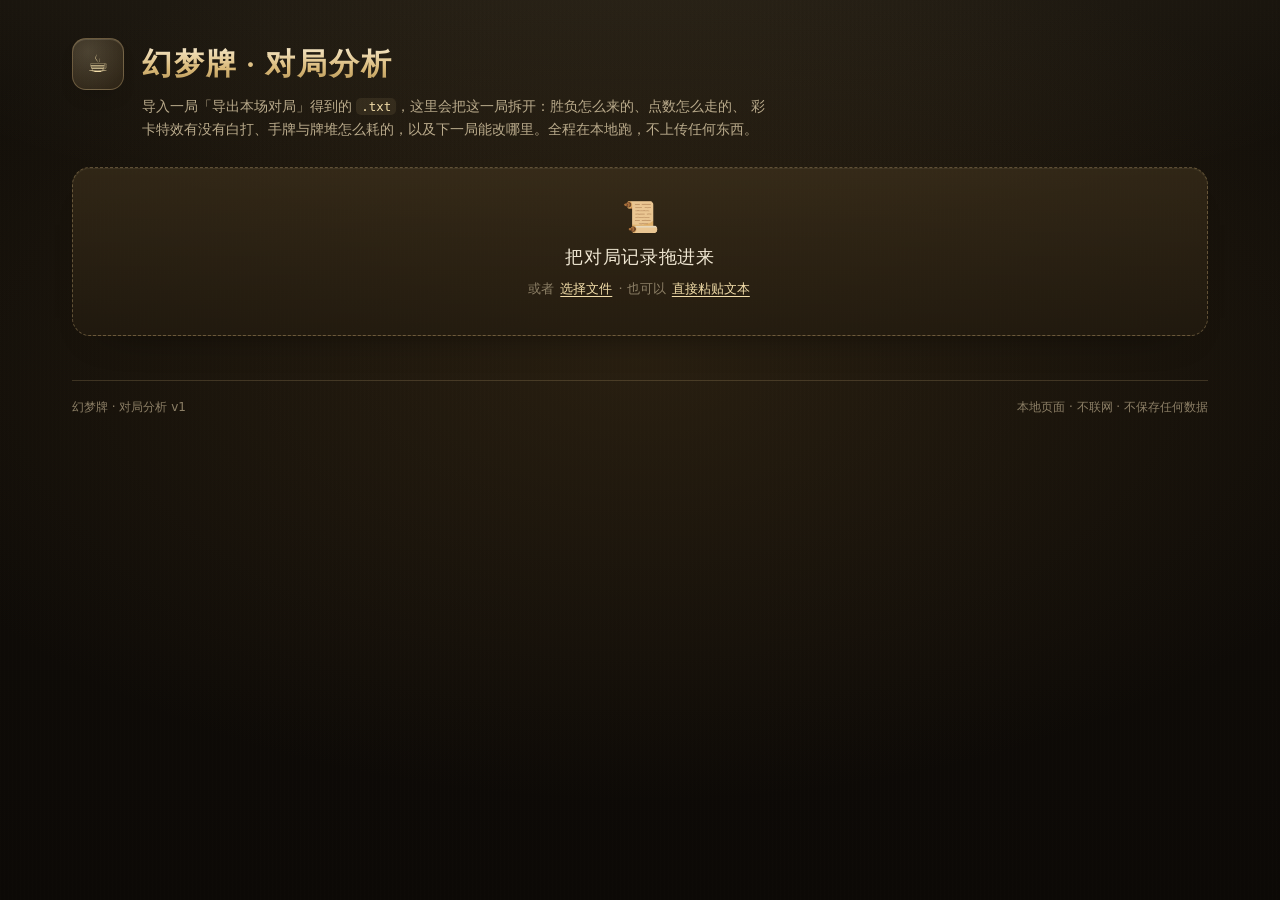
<file: public/games/quality/analysis.html>
<!doctype html>
<html lang="zh-CN">
<head>
<meta charset="utf-8">
<meta name="viewport" content="width=device-width, initial-scale=1">
<title>幻梦牌 · 对局分析</title>
<style>
:root{
  --bg:#14100a; --bg2:#0c0906;
  --ink:#f0e7d3; --dim:#b9aa8b; --faint:#8c7f66;
  --gold:#d9b877; --gold2:#f2dda9; --line:rgba(216,186,128,.20);
  --panel:linear-gradient(180deg, rgba(72,57,33,.52), rgba(36,28,16,.66));
  --me:#e8c06a; --ai:#84b0c9; --win:#8fdcae; --lose:#e79a9a; --tie:#9aa0a8; --sk:#d8a0e0;
  --serif:"Source Han Serif SC","Noto Serif SC","Songti SC",STSong,SimSun,Georgia,serif;
  --sans:"PingFang SC","Microsoft YaHei",system-ui,-apple-system,"Segoe UI",sans-serif;
  --mono:"Cascadia Mono",Consolas,"SF Mono",Menlo,monospace;
  --r:18px;
}
*{box-sizing:border-box}
html,body{margin:0}
body{
  min-height:100vh;
  background:
    radial-gradient(120% 60% at 50% -10%, rgba(240,214,158,.10), transparent 60%),
    radial-gradient(90% 70% at 50% 40%, rgba(90,68,34,.32), transparent 70%),
    linear-gradient(180deg, var(--bg), var(--bg2));
  color:var(--ink);
  font-family:var(--sans);
  font-size:15px; line-height:1.7;
  -webkit-font-smoothing:antialiased;
}
body::before{
  content:""; position:fixed; inset:0; pointer-events:none; z-index:0;
  background:repeating-linear-gradient(90deg, rgba(255,240,210,.014) 0 1px, transparent 1px 4px);
  opacity:.7;
}
.wrap{position:relative; z-index:1; max-width:1180px; margin:0 auto; padding:38px 22px 80px}
@media (max-width:640px){ .wrap{padding:24px 14px 64px} }

/* ---------- 头部 ---------- */
.hd{display:flex; gap:18px; align-items:flex-start; margin-bottom:26px}
.hd-mark{
  flex:0 0 auto; width:52px; height:52px; border-radius:14px; display:grid; place-items:center;
  font-size:24px; color:var(--gold2);
  border:1px solid rgba(216,186,128,.34);
  background:radial-gradient(circle at 30% 25%, rgba(255,230,180,.22), rgba(60,46,26,.5));
  box-shadow:0 10px 26px -18px #000, inset 0 1px 0 rgba(255,240,210,.14);
}
h1{
  font-family:var(--serif); font-weight:600; letter-spacing:.06em;
  font-size:clamp(22px,3.4vw,30px); margin:0 0 6px;
  background:linear-gradient(180deg,#fff8e6,var(--gold) 60%,#a98b4e);
  -webkit-background-clip:text; background-clip:text; color:transparent;
}
.hd-sub{margin:0; color:var(--dim); font-size:13.5px; max-width:74ch}
.hd-sub code{font-family:var(--mono); font-size:12.5px; color:var(--gold2); background:rgba(216,186,128,.10); padding:1px 5px; border-radius:5px}

/* ---------- 拖放区 ---------- */
.drop{
  position:relative; border:1.5px dashed rgba(216,186,128,.34); border-radius:var(--r);
  background:var(--panel); padding:34px 20px; text-align:center;
  transition:border-color .2s, background .2s, transform .15s;
  box-shadow:0 20px 46px -38px #000, inset 0 1px 0 rgba(255,240,210,.06);
}
.drop.over{border-color:rgba(242,221,169,.85); background:linear-gradient(180deg, rgba(96,76,44,.6), rgba(44,34,18,.7)); transform:translateY(-1px)}
.drop.mini{padding:14px 18px; display:flex; align-items:center; gap:12px; flex-wrap:wrap; justify-content:flex-start; text-align:left}
.drop.mini .drop-ico{font-size:18px; margin:0}
.drop.mini .drop-t{font-size:14px; margin:0; letter-spacing:.02em}
.drop.mini .drop-s{margin:0 0 0 auto; font-size:12px}
.drop-ico{font-size:30px; line-height:1; margin-bottom:10px; opacity:.9}
.drop-t{font-family:var(--serif); font-size:18px; margin:0 0 6px; letter-spacing:.04em}
.drop-s{margin:0; color:var(--faint); font-size:13px}
.legend.facts{gap:0}
.legend.facts span + span::before{content:'·'; margin:0 11px; color:rgba(216,186,128,.45)}
.link{
  appearance:none; border:0; background:none; padding:0 2px; cursor:pointer;
  color:var(--gold2); font:inherit; font-size:13px; text-decoration:underline; text-underline-offset:3px;
}
.link:hover{color:#fff}
.paste{
  width:100%; min-height:180px; margin-top:14px; padding:14px 16px; resize:vertical;
  border-radius:14px; border:1px solid var(--line); background:rgba(12,9,5,.62); color:var(--ink);
  font-family:var(--mono); font-size:12.5px; line-height:1.6;
}
.paste:focus{outline:none; border-color:rgba(242,221,169,.6)}
.acts{display:flex; gap:10px; margin-top:10px}
.btn{
  appearance:none; cursor:pointer; font:inherit; font-size:13.5px;
  padding:9px 18px; border-radius:11px; border:1px solid rgba(216,186,128,.5);
  background:linear-gradient(180deg,#f0d9a4,#d3ae6a); color:#2a1e0c; font-weight:600;
  box-shadow:0 12px 26px -20px #000;
}
.btn:hover{filter:brightness(1.06)}
.btn.ghost{background:rgba(255,240,210,.06); color:var(--dim); border-color:var(--line); font-weight:400}
.err{
  margin-top:14px; padding:12px 16px; border-radius:12px; font-size:13px;
  border:1px solid rgba(226,110,96,.5); background:rgba(120,44,36,.24); color:#f3c3bb;
}

/* ---------- 章节 ---------- */
.sec{margin-top:34px}
.sec-h{display:flex; align-items:baseline; gap:12px; margin:0 0 14px}
.sec-no{
  font-family:var(--mono); font-size:12px; color:var(--gold); letter-spacing:.14em;
  border:1px solid rgba(216,186,128,.3); border-radius:6px; padding:1px 7px;
}
.sec-h h2{
  font-family:var(--serif); font-weight:600; font-size:19px; margin:0; letter-spacing:.08em; color:var(--gold2);
}
.sec-h .hint{margin-left:auto; font-size:12px; color:var(--faint)}
.sec-h::after{content:""; flex:1 1 auto; height:1px; background:linear-gradient(90deg, rgba(216,186,128,.34), transparent); margin-left:6px; order:1}
.sec-h h2{order:0} .sec-h .sec-no{order:-1} .sec-h .hint{order:2}

.card{
  border:1px solid var(--line); border-radius:var(--r); background:var(--panel);
  box-shadow:0 22px 48px -40px #000, inset 0 1px 0 rgba(255,240,210,.055);
  padding:18px 20px;
}
.card + .card{margin-top:14px}
.grid{display:grid; gap:14px}
.g2{grid-template-columns:1fr 1fr}
.g3{grid-template-columns:repeat(3,1fr)}
@media (max-width:900px){ .g2,.g3{grid-template-columns:1fr} }

/* ---------- 结果横幅 ---------- */
.banner{
  position:relative; overflow:hidden; border-radius:var(--r); padding:24px 26px;
  border:1px solid var(--line); background:var(--panel);
  box-shadow:0 26px 60px -44px #000, inset 0 1px 0 rgba(255,240,210,.07);
}
.banner::after{
  content:""; position:absolute; inset:0; pointer-events:none; opacity:.5;
  background:radial-gradient(90% 120% at 88% -30%, var(--tint, rgba(216,186,128,.28)), transparent 62%);
}
.banner h2{
  font-family:var(--serif); font-size:clamp(24px,4vw,34px); margin:0 0 4px; letter-spacing:.1em;
  color:var(--tone, var(--gold2));
}
.banner .why{margin:0; color:var(--dim); font-size:13.5px}
.banner .why b{color:var(--ink); font-weight:600}
.chips{display:flex; flex-wrap:wrap; gap:8px; margin-top:16px}
.chip{
  font-size:12px; padding:3px 10px; border-radius:999px; color:var(--dim);
  border:1px solid var(--line); background:rgba(255,240,210,.045);
}
.chip b{color:var(--gold2); font-weight:600}
.chip.warn{border-color:rgba(226,110,96,.45); color:#eab6ad}

/* ---------- KPI ---------- */
.kpi{
  border:1px solid var(--line); border-radius:14px; padding:14px 16px; background:rgba(255,240,210,.028);
}
.kpi .k{font-size:11.5px; color:var(--faint); letter-spacing:.1em; text-transform:uppercase}
.kpi .v{font-family:var(--serif); font-size:26px; line-height:1.25; color:var(--gold2); margin-top:2px}
.kpi .v small{font-size:13px; color:var(--dim); font-family:var(--sans); margin-left:3px}
.kpi .n{font-size:12px; color:var(--faint); margin-top:2px}
.kpi.good .v{color:var(--win)} .kpi.bad .v{color:var(--lose)}

/* ---------- 时间线 ---------- */
.strip{display:flex; flex-wrap:wrap; gap:3px; margin:2px 0 14px}
.strip .b{
  width:calc(2.2% - 3px); min-width:9px; height:22px; border-radius:4px; opacity:.92;
  position:relative; cursor:default;
}
.strip .b.me{background:linear-gradient(180deg,#a6e8c4,#6bbd92)}
.strip .b.ai{background:linear-gradient(180deg,#f0b6b0,#cf827b)}
.strip .b.tie{background:linear-gradient(180deg,#b9c0c8,#878e97)}
.strip .b.umb{box-shadow:0 0 0 1.5px rgba(216,160,224,.9)}
.strip .b:hover{outline:1px solid rgba(255,248,230,.75); outline-offset:1px}

/* ---------- 图例 ---------- */
.legend{display:flex; flex-wrap:wrap; gap:14px; font-size:12px; color:var(--dim); margin-top:8px}
.legend i{display:inline-block; width:14px; height:3px; border-radius:2px; vertical-align:middle; margin-right:6px}
.legend i.dot{width:8px; height:8px; border-radius:50%}

/* ---------- 建议 ---------- */
.adv{list-style:none; margin:0; padding:0; display:grid; gap:10px}
.adv li{
  border:1px solid var(--line); border-left:3px solid var(--gold); border-radius:12px;
  padding:12px 15px; background:rgba(255,240,210,.03);
}
.adv li.warn{border-left-color:#e0665a}
.adv li.good{border-left-color:#79c99a}
.adv li b{display:block; font-size:14px; color:var(--ink); font-weight:600; margin-bottom:2px}
.adv li span{font-size:13px; color:var(--dim)}
.adv li code{font-family:var(--mono); font-size:12.5px; color:var(--gold2)}

/* ---------- 表格 ---------- */
.tblwrap{overflow-x:auto; border-radius:12px; border:1px solid var(--line)}
table{border-collapse:collapse; width:100%; font-size:12.5px}
th,td{padding:7px 10px; text-align:left; white-space:nowrap; border-bottom:1px solid rgba(216,186,128,.10)}
th{position:sticky; top:0; background:#241b0e; color:var(--gold); font-weight:600; font-size:11.5px; letter-spacing:.06em; z-index:2}
tbody tr:nth-child(even){background:rgba(255,240,210,.022)}
td.num{font-family:var(--mono); text-align:right; color:var(--ink)}
td.me{color:var(--win)} td.ai{color:var(--lose)} td.tie{color:var(--tie)}
tr.sealed td{background:rgba(226,110,96,.10)}
.fxb{display:inline-block; padding:1px 6px; margin:1px 4px 1px 0; border-radius:6px; font-size:11px; line-height:1.5; border:1px solid transparent}
.fxb.me{color:#f0dca8; background:rgba(232,192,106,.13); border-color:rgba(232,192,106,.30)}
.fxb.ai{color:#bcd8e6; background:rgba(132,176,201,.13); border-color:rgba(132,176,201,.30)}
details{border:1px solid var(--line); border-radius:12px; padding:10px 14px; background:rgba(255,240,210,.025)}
details summary{cursor:pointer; font-size:13px; color:var(--gold2); letter-spacing:.04em}
details pre{
  margin:12px 0 0; max-height:340px; overflow:auto; font-family:var(--mono); font-size:11.5px;
  line-height:1.55; color:#cbbfa4; background:rgba(0,0,0,.34); border-radius:10px; padding:12px;
}
.ft{margin-top:44px; padding-top:16px; border-top:1px solid var(--line); color:var(--faint); font-size:12px; display:flex; flex-wrap:wrap; gap:10px}
.ft .sp{margin-left:auto}
svg{display:block; max-width:100%; height:auto}
.tt{position:fixed; z-index:99; pointer-events:none; padding:6px 9px; border-radius:8px; font-size:12px;
  background:rgba(16,12,7,.96); border:1px solid rgba(216,186,128,.4); color:var(--ink); opacity:0; transition:opacity .12s}
.tt.on{opacity:1}
@media print{
  body{background:#fff; color:#111} .wrap{max-width:none}
  .drop,.ft,.tt{display:none} .card,.banner{break-inside:avoid; box-shadow:none}
}

  /* 03 关键回合 */
  .key-card{padding:4px 0}
  .key-row{display:flex;gap:14px;padding:12px 16px;border-bottom:1px solid var(--line)}
  .key-row:last-child{border-bottom:0}
  .key-r{flex:0 0 44px;font-family:var(--mono);font-size:13px;color:var(--gold);padding-top:2px}
  .key-body{flex:1 1 auto;min-width:0}
  .key-h{display:flex;align-items:baseline;gap:10px}
  .key-h b{font-size:13.5px;color:var(--ink);font-weight:600;letter-spacing:.02em}
  .key-p{margin-left:auto;font-family:var(--mono);font-size:12.5px;color:var(--dim)}
  .key-p em{font-style:normal;margin-left:5px}
  .key-p em.me{color:var(--win)} .key-p em.ai{color:var(--lose)} .key-p em.tie{color:var(--tie)}
  .key-cards{font-size:12.5px;color:var(--dim);margin-top:4px}
  .key-vd{margin-left:9px;font-style:normal;font-size:11px;letter-spacing:.02em;padding:1px 6px;border-radius:999px;border:1px solid rgba(216,186,128,.38);color:var(--gold)}
  .key-vd.lose{border-color:rgba(231,154,154,.34);color:var(--lose)}
  .key-why{margin:6px 0 0;font-size:12.5px;line-height:1.7;color:var(--faint)}
</style>
</head>
<body>
<div class="wrap">

  <header class="hd">
    <div class="hd-mark">☕️</div>
    <div>
      <h1>幻梦牌 · 对局分析</h1>
      <p class="hd-sub">
        导入一局「导出本场对局」得到的 <code>.txt</code>，这里会把这一局拆开：胜负怎么来的、点数怎么走的、
        彩卡特效有没有白打、手牌与牌堆怎么耗的，以及下一局能改哪里。全程在本地跑，不上传任何东西。
      </p>
    </div>
  </header>

  <section id="drop" class="drop">
    <div class="drop-ico">📜</div>
    <p class="drop-t">把对局记录拖进来</p>
    <p class="drop-s">
      或者 <button id="pick" class="link" type="button">选择文件</button> ·
      也可以 <button id="pasteBtn" class="link" type="button">直接粘贴文本</button>
    </p>
  </section>
  <input id="file" type="file" accept=".txt,text/plain" hidden>

  <div id="pasteWrap" hidden>
    <textarea id="pasteBox" class="paste" spellcheck="false" placeholder="把整份对局记录粘到这里（从「=====」那行开始，到末尾的 JSON 结束）…"></textarea>
    <div class="acts">
      <button id="pasteGo" class="btn" type="button">开始分析</button>
      <button id="pasteCancel" class="btn ghost" type="button">取消</button>
    </div>
  </div>

  <div id="err" class="err" hidden></div>

  <main id="out" hidden></main>

  <footer class="ft">
    <span>幻梦牌 · 对局分析 <span id="ftVer">v1</span></span>
    <span id="ftFile"></span>
    <span class="sp">本地页面 · 不联网 · 不保存任何数据</span>
  </footer>
</div>

<div id="tt" class="tt"></div>

<script>
(function () {
  'use strict';

  /* ============================================================
     基础工具
     ============================================================ */
  const $ = (s, r) => (r || document).querySelector(s);
  const esc = (s) => String(s == null ? '' : s).replace(/[&<>"']/g, (c) => ({ '&': '&amp;', '<': '&lt;', '>': '&gt;', '"': '&quot;', "'": '&#39;' }[c]));
  const num = (v, d) => { const n = Number(v); return isFinite(n) ? n : (d || 0); };
  const fix = (v, k) => { const p = Math.pow(10, k || 1); return String(Math.round(num(v) * p) / p); };
  const avg = (a) => (a.length ? a.reduce((x, y) => x + y, 0) / a.length : 0);
  const sum = (a) => a.reduce((x, y) => x + y, 0);
  const pct = (x) => (isFinite(x) ? Math.round(x * 100) + '%' : '—');
  const clamp01 = (x) => Math.max(0, Math.min(1, x));
  const pad2 = (n) => (n < 10 ? '0' + n : '' + n);
  const mmss = (s) => { s = Math.max(0, Math.round(num(s))); return Math.floor(s / 60) + ' 分 ' + pad2(s % 60) + ' 秒'; };

  /* ============================================================
     卡牌与技能字典（与游戏内保持一致）
     ============================================================ */
  const TYPE_LIST = ['☕️', '🐋', '☀️', '🌙', '☘️', '༄', '🌈', '☂'];
  const TYPE_NAME = {
    '☕️': '咖啡', '🐋': '鲸鱼', '☀️': '太阳', '🌙': '月亮',
    '☘️': '三叶草', '༄': '风', '🌈': '彩虹', '☂': '雨伞'
  };
  const SKILL = {
    '☕️': '白日梦特调', '🐋': '塔尔塔洛斯的瞥视', '☀️': '我仍会向前', '🌙': '༺弦月镰†终末断罪༺',
    '☘️': '最新爆点！！', '༄': '微风中的小憩', '🌈': '牵起晴空的手', '☂': '无染之泉'
  };
  const SKILL_SHORT = {
    '☕️': '回手', '🐋': '封印', '☀️': '抽牌', '🌙': '弃牌', '☘️': '加点', '༄': '削点', '🌈': '平局', '☂': '重置'
  };
  const SKILL_ONE = {
    '☕️': '另一张不是彩卡时，无论胜负本卡都回到手上',
    '🐋': '本回合对方两张牌的特效全部失效',
    '☀️': '打出即抽 1 张；在手且冷却中时，同族普/金每打出 1 张再抽 1 张',
    '🌙': '令对方弃 1 张；对方若再没有能出的特殊牌，直接判负',
    '☘️': '另一张是彩卡时，我方这一手 +1 点',
    '༄': '另一张不是彩卡时，对方这一手 −1 点；同为风则 −2',
    '🌈': '落后时改判为平局，并让我方出牌冷却 −1',
    '☂': '原始点数相同时锁定平局，双方特殊牌清空重抽'
  };
  const NAME2TYPE = (function () {
    const m = {};
    for (const k of TYPE_LIST) m[SKILL[k]] = k;
    return m;
  })();
  const QUAL_PT = { '普': 1, '金': 2, '彩': 3 };

  function cardOf(txt) {
    const s = String(txt || '').trim();
    if (!s) return null;
    if (s === '空白') return { raw: s, type: '空白', qual: '', pt: 0, blank: true };
    const qual = s.slice(-1);
    const type = s.slice(0, -1);
    return { raw: s, type: type, qual: qual, pt: QUAL_PT[qual] || 0, blank: false };
  }
  function cardsOf(arr) {
    return (Array.isArray(arr) ? arr : []).map(cardOf).filter(Boolean);
  }
  function skillTypeOf(name) {
    const n = String(name || '').trim();
    if (NAME2TYPE[n]) return NAME2TYPE[n];
    if (n === '余晖') return '☀️';
    return '';
  }
  function levelName(lv) {
    return ({ easy: '简单', normal: '普通', hard: '困难', nightmare: '噩梦' })[lv] || lv || '未知';
  }

  /* ============================================================
     解析：优先用末尾 JSON，退化为读文本表格
     ============================================================ */
  function parseLog(text) {
    const t = String(text || '').replace(/\r\n?/g, '\n');
    const out = { json: null, fromJson: false, warnings: [], text: t };

    const at = t.indexOf('【结构化 JSON】');
    if (at >= 0) {
      const brace = t.indexOf('{', at);
      if (brace >= 0) {
        try { out.json = JSON.parse(t.slice(brace)); out.fromJson = true; }
        catch (e) { out.warnings.push('末尾 JSON 解析失败：' + e.message); }
      }
    }
    if (!out.json) {
      const brace = t.indexOf('{');
      if (brace >= 0) {
        try {
          const j = JSON.parse(t.slice(brace));
          if (j && j.format === 'dreamcard-match') { out.json = j; out.fromJson = true; }
        } catch (e) { /* 忽略 */ }
      }
    }
    if (!out.json) {
      const j = parseTextFallback(t);
      if (j && j.rounds && j.rounds.length) { out.json = j; out.warnings.push('没有找到 JSON，已按文本表格还原（信息会少一些）。'); }
    }
    if (!out.json) throw new Error('看不懂这份文件：既没有末尾的 JSON，也没有可解析的回合表。');
    return out;
  }

  function parseTextFallback(t) {
    const m = { format: 'dreamcard-match', ver: 'v1', rounds: [], meta: {} };
    const info = {};
    const reKV = /^\s{2,}([^：:\n]{2,12})[：:]\s*(.+)$/;
    for (const line of t.split('\n')) {
      const mm = line.match(reKV);
      if (mm && t.indexOf(line) < t.indexOf('【逐回合】') + 1) info[mm[1].trim()] = mm[2].trim();
    }
    const at = t.indexOf('【回合表】');
    if (at < 0) return m;
    const headLine = t.indexOf('\n', at);
    const rows = t.slice(headLine + 1).split('\n').filter((l) => l.indexOf('\t') > 0);
    if (rows.length < 2) return m;
    const head = rows[0].split('\t').map((s) => s.trim());
    const body = rows.slice(2);
    const arr = (s) => (s && s !== '-' ? String(s).split(/\s+/).filter(Boolean) : []);
    for (const line of body) {
      const c = line.split('\t');
      if (c.length < 10) continue;
      const o = {};
      head.forEach((k, i) => { o[k] = c[i]; });
      const resTxt = String(o.res || '').trim();
      m.rounds.push({
        r: num(o.R), handMe: arr(o.handMe), handAi: arr(o.handAi), playMe: arr(o.playMe), playAi: arr(o.playAi),
        rawP: num(o.rawP), rawA: num(o.rawA), pP: num(o.pP), aP: num(o.aP),
        res: resTxt === '我方' ? 'me' : resTxt === '对方' ? 'ai' : 'tie',
        fx: String(o.fx || '').split(' / ').filter(Boolean).map((s) => {
          const p = s.split('·');
          return { side: p[0] === '我方' ? 'me' : 'ai', name: p.slice(1).join('·') };
        }),
        loot: arr(o.loot), umb: 0, kill: '',
        deckB: num(o.deckB), deckA: num(o.deckA), coldMe: num(o.coldMe), coldAi: num(o.coldAi),
        dropMe: arr(o.dropMe), dropAi: arr(o.dropAi)
      });
    }
    m.result = {
      winner: m.rounds.length && m.rounds[m.rounds.length - 1] ? '' : '',
      reason: info['结束原因'] || '', rounds: m.rounds.length, nextRound: m.rounds.length
    };
    const winnerTxt = String(info['结果'] || '');
    m.result.winner = winnerTxt.indexOf('赢') >= 0 ? 'me' : winnerTxt.indexOf('输') >= 0 ? 'ai' : 'tie';
    m.seconds = num(String(info['对局用时'] || '').replace(/\D+/g, ''));
    m.seed = num(info['随机种子']);
    m.tier = info['段位'] || '';
    m.level = ({ '简单': 'easy', '普通': 'normal', '困难': 'hard', '噩梦': 'nightmare' })[info['AI 难度']] || '';
    m.haunt = String(info['被盯上的局'] || '').indexOf('是') === 0;
    m.docVer = info['规则版本'] || '';
    return m;
  }

  /* 把任意来源的回合数组补成统一形状 */
  function normalize(json) {
    const rounds = (Array.isArray(json.rounds) ? json.rounds : []).map((r) => ({
      r: num(r.r),
      handMe: Array.isArray(r.handMe) ? r.handMe : [],
      handAi: Array.isArray(r.handAi) ? r.handAi : [],
      playMe: Array.isArray(r.playMe) ? r.playMe : [],
      playAi: Array.isArray(r.playAi) ? r.playAi : [],
      rawP: num(r.rawP), rawA: num(r.rawA), pP: num(r.pP), aP: num(r.aP),
      res: (r.res === 'me' || r.res === 'ai' || r.res === 'tie') ? r.res : 'tie',
      fx: (Array.isArray(r.fx) ? r.fx : []).map((x) => ({ side: x.side === 'ai' ? 'ai' : 'me', name: String(x.name || '') })),
      loot: Array.isArray(r.loot) ? r.loot : [],
      umb: num(r.umb), kill: String(r.kill || ''),
      deckB: num(r.deckB), deckA: num(r.deckA),
      coldMe: num(r.coldMe), coldAi: num(r.coldAi),
      dropMe: Array.isArray(r.dropMe) ? r.dropMe : [],
      dropAi: Array.isArray(r.dropAi) ? r.dropAi : []
    })).filter((r) => r.playMe.length || r.playAi.length).sort((a, b) => a.r - b.r);

    const res = json.result || {};
    const gh = json.globalHands || json.finalHands || {};
    return {
      format: json.format || 'dreamcard-match',
      ver: json.ver || 'v1',
      docVer: json.docVer || '',
      ts: json.ts || '',
      seconds: num(json.seconds),
      seed: num(json.seed),
      level: json.level || '',
      haunt: !!json.haunt,
      tier: json.tier || '',
      ratingBefore: json.ratingBefore == null ? null : num(json.ratingBefore),
      ratingAfter: json.ratingAfter == null ? null : num(json.ratingAfter),
      conf: json.conf || {},
      result: {
        winner: (res.winner === 'me' || res.winner === 'ai' || res.winner === 'tie') ? res.winner : '',
        reason: String(res.reason || ''),
        rounds: num(res.rounds),
        nextRound: num(res.nextRound)
      },
      finalHands: { me: (gh.me || []), ai: (gh.ai || []), deck: num(gh.deck), dealUntil: num(gh.dealUntil) },
      stats: json.stats || {},
      rounds: rounds
    };
  }

  /* ============================================================
     分析
     ============================================================ */
  function analyze(m) {
    const R = m.rounds, n = R.length;
    const A = { meta: {}, res: {}, streak: {}, blank: {}, gain: {}, disc: {}, skill: {}, hand: {}, deck: {}, mod: {}, lead: {}, phase: {}, tags: [], radar: [], advice: [], n: n };

    /* ---- 元信息 ---- */
    A.meta = {
      level: m.level, levelName: levelName(m.level), haunt: m.haunt, tier: m.tier,
      ratingBefore: m.ratingBefore, ratingAfter: m.ratingAfter,
      delta: (m.ratingBefore != null && m.ratingAfter != null) ? m.ratingAfter - m.ratingBefore : null,
      seconds: m.seconds, seed: m.seed, docVer: m.docVer, conf: m.conf,
      deckLeft: m.finalHands.deck, dealUntil: m.finalHands.dealUntil, ts: m.ts, ver: m.ver
    };

    /* ---- 胜负 ---- */
    const wins = R.filter((r) => r.res === 'me').length;
    const losses = R.filter((r) => r.res === 'ai').length;
    const ties = R.filter((r) => r.res === 'tie').length;
    A.wins = wins; A.losses = losses; A.ties = ties;
    A.winRate = n ? wins / n : 0;
    A.res = {
      winner: m.result.winner, reason: m.result.reason,
      label: m.result.winner === 'me' ? '你赢了' : m.result.winner === 'ai' ? '你输了' : m.result.winner === 'tie' ? '平局收场' : '结果不明',
      rounds: n, nextRound: m.result.nextRound
    };

    /* ---- 点数 ---- */
    const pP = R.map((r) => r.pP), aP = R.map((r) => r.aP);
    A.sumP = sum(pP); A.sumA = sum(aP);
    A.avgP = avg(pP); A.avgA = avg(aP);
    A.diffAvg = A.avgP - A.avgA;
    A.diffs = R.map((r) => r.pP - r.aP);
    A.maxP = Math.max(0, ...pP); A.maxA = Math.max(0, ...aP);
    A.rawP = sum(R.map((r) => r.rawP)); A.rawA = sum(R.map((r) => r.rawA));

    /* ---- 领先/落后 ---- */
    let run = 0, maxLead = 0, maxLeadAt = 0, maxDef = 0, maxDefAt = 0;
    const cum = [];
    for (let i = 0; i < n; i++) {
      run += A.diffs[i];
      cum.push(run);
      if (run > maxLead) { maxLead = run; maxLeadAt = R[i].r; }
      if (run < maxDef) { maxDef = run; maxDefAt = R[i].r; }
    }
    A.lead = { cum: cum, max: maxLead, maxAt: maxLeadAt, min: maxDef, minAt: maxDefAt, final: run };

    /* ---- 连胜 / 连败 ---- */
    function longest(target) {
      let best = { len: 0, from: 0, to: 0 }, cur = 0, from = 0;
      R.forEach((r, i) => {
        if (r.res === target) { if (!cur) from = r.r; cur++; if (cur > best.len) best = { len: cur, from: from, to: r.r }; }
        else cur = 0;
      });
      return best;
    }
    const lastRes = R.length ? R[R.length - 1].res : '';
    let finalRun = 0;
    for (let i = R.length - 1; i >= 0 && R[i].res === lastRes; i--) finalRun++;
    A.streak = {
      win: longest('me'), loss: longest('ai'),
      finalType: lastRes, finalLen: finalRun
    };

    /* ---- 空白（0 点）回合 ---- */
    A.blank = { rounds: [], count: 0, rate: 0 };
    R.forEach((r) => {
      const play = cardsOf(r.playMe);
      const hasBlank = play.some((c) => c.blank);
      if (hasBlank) A.blank.rounds.push(r.r);
    });
    A.blank.count = A.blank.rounds.length;
    A.blank.rate = n ? A.blank.count / n : 0;

    /* ---- 牌流 ---- */
    A.gain = { got: 0, lost: 0, net: 0, gotRounds: [], lostRounds: [] };
    R.forEach((r) => {
      const k = r.loot.length;
      if (!k) return;
      if (r.res === 'me') { A.gain.got += k; A.gain.gotRounds.push(r.r); }
      else if (r.res === 'ai') { A.gain.lost += k; A.gain.lostRounds.push(r.r); }
    });
    A.gain.net = A.gain.got - A.gain.lost;

    /* ---- 弃置 ---- */
    A.disc = {
      me: sum(R.map((r) => r.dropMe.length)), ai: sum(R.map((r) => r.dropAi.length)),
      timesMe: R.filter((r) => r.dropMe.length).length, timesAi: R.filter((r) => r.dropAi.length).length
    };

    /* ---- 技能 ---- */
    const mine = {}, theirs = {}, evByRound = [];
    R.forEach((r) => {
      r.fx.forEach((e) => {
        const t = skillTypeOf(e.name);
        if (!t) return;
        const bucket = e.side === 'me' ? mine : theirs;
        bucket[t] = (bucket[t] || 0) + 1;
        evByRound.push({ r: r.r, side: e.side, type: t, name: e.name, glow: e.name === '余晖' });
      });
    });
    A.skill = { mine: mine, theirs: theirs, events: evByRound, byType: {} };
    let playedCai = 0, triggered = 0, glow = 0;
    const sealedRounds = [];
    R.forEach((r) => {
      const myCai = cardsOf(r.playMe).filter((c) => !c.blank && c.qual === '彩');
      const oppCai = cardsOf(r.playAi).filter((c) => !c.blank && c.qual === '彩');
      const myFx = r.fx.filter((e) => e.side === 'me');
      playedCai += myCai.length;
      triggered += myFx.length;
      if (myFx.some((e) => e.name === '余晖')) glow++;
      const oppSeal = oppCai.some((c) => c.type === '🐋');
      if (myCai.length && myFx.length === 0 && oppSeal) sealedRounds.push(r.r);
    });
    A.skill.opp = { playedCai: playedCai, triggered: triggered, rate: playedCai ? triggered / playedCai : null, sealed: sealedRounds.length, sealedRounds: sealedRounds, glow: glow };

    for (const t of TYPE_LIST) {
      A.skill.byType[t] = { name: SKILL[t], short: SKILL_SHORT[t], one: SKILL_ONE[t], me: mine[t] || 0, ai: theirs[t] || 0 };
    }

    /* ---- 手牌 / 牌堆 ---- */
    A.hand = {
      me: R.map((r) => r.handMe.length),
      ai: R.map((r) => r.handAi.length),
      cap: num(m.conf.cap, 9),
      coldMe: R.map((r) => r.coldMe),
      coldAi: R.map((r) => r.coldAi),
      maxMe: Math.max(0, ...R.map((r) => r.handMe.length)),
      maxAi: Math.max(0, ...R.map((r) => r.handAi.length)),
      coldTurnsMe: R.filter((r) => r.coldMe > 0).length
    };
    A.deck = {
      b: R.map((r) => r.deckB), a: R.map((r) => r.deckA),
      dealUntil: num(m.finalHands.dealUntil, num(m.conf.window, 13)),
      left: num(m.finalHands.deck),
      endCap: num(m.conf.endCap, 100)
    };

    /* ---- 点数修正（加点/削点生效的回合） ---- */
    A.mod = {
      me: R.filter((r) => r.pP !== r.rawP).map((r) => ({ r: r.r, from: r.rawP, to: r.pP })),
      ai: R.filter((r) => r.aP !== r.rawA).map((r) => ({ r: r.r, from: r.rawA, to: r.aP }))
    };

    /* ---- 分阶段 ---- */
    const half = Math.max(1, Math.floor(n / 2));
    const seg = (arr) => ({ w: arr.filter((r) => r.res === 'me').length, l: arr.filter((r) => r.res === 'ai').length, t: arr.filter((r) => r.res === 'tie').length, n: arr.length });
    A.phase = {
      first: seg(R.slice(0, half)),
      second: seg(R.slice(half)),
      last5: seg(R.slice(Math.max(0, n - 5))),
      last8: seg(R.slice(Math.max(0, n - 8)))
    };

    /* ---- 点数分布 ---- */
    A.dist = { me: {}, ai: {} };
    for (let k = 0; k <= 6; k++) { A.dist.me[k] = 0; A.dist.ai[k] = 0; }
    pP.forEach((v) => { const k = Math.min(6, Math.max(0, v)); A.dist.me[k]++; });
    aP.forEach((v) => { const k = Math.min(6, Math.max(0, v)); A.dist.ai[k]++; });

    /* ---- 标签 ---- */
    const tags = [];
    if (n && n <= 8) tags.push('速决战');
    if (n >= 25) tags.push('消耗战');
    if (triggered >= 8) tags.push('技能秀');
    if (A.skill.opp.sealed >= 2) tags.push('被封印压制');
    if (A.blank.count === 0 && n >= 5) tags.push('零空白');
    if (m.haunt) tags.push('彩蛋局');
    if (m.level === 'nightmare') tags.push('噩梦难度');
    if (ties >= 3) tags.push('平局偏多');
    if (A.lead.min <= -4) tags.push('逆风局');
    if (m.result.winner === 'me' && A.lead.min <= -4) tags.push('逆风翻盘');
    if (m.result.winner === 'ai' && A.lead.max >= 4) tags.push('优势被翻');
    A.tags = tags;

    /* ---- 关键回合 ----
       只保留真正"扭转局势 / 决定胜负"的手：
         · 月亮刺杀：直接判胜负
         · 彩虹改判：本来要输掉这一手，被判成平局
         · 鲸鱼双封：两手都是彩卡却被封住（等于整手白打）
         · 雨伞重置：牌桌清空重抽
         · 决胜一手：不是安全网结束、最后一手确实清空对方的手牌、且整局没有一边倒
       普通对攻、连续胜负、单次夺牌这些都不算，所以平淡的对局不会出现这一块。 */
    const keyMap = {};
    const addKey = (rn, score, tag, why) => {
      const cur = keyMap[rn] || (keyMap[rn] = { r: rn, score: 0, tags: [], why: '' });
      if (cur.tags.indexOf(tag) < 0) cur.tags.push(tag);
      if (score > cur.score) { cur.score = score; cur.why = why; }
    };
    const cardsTxt = (cs) => cs.map((c) => c.raw).join(' ＋ ');
    const net = A.gain.net;
    R.forEach((r) => {
      const myCai = cardsOf(r.playMe).filter((c) => !c.blank && c.qual === '彩');
      const oppCai = cardsOf(r.playAi).filter((c) => !c.blank && c.qual === '彩');
      const fxMe = r.fx.filter((e) => e.side === 'me');
      const fxAi = r.fx.filter((e) => e.side === 'ai');
      const has = (side, t) => r.fx.some((e) => (!side || e.side === side) && skillTypeOf(e.name) === t);
      const scoreTxt = r.pP + ':' + r.aP;

      /* kill 记的是"谁得手"：'me' = 我的月亮清空对方，'ai' = 对方清空我 */
      if (r.kill === 'me') {
        addKey(r.r, 100, '月亮刺杀', r.res === 'ai'
          ? '这一手你点数落后（' + scoreTxt + '）、出的两张牌也被夺走，但月亮把对方最后一张能出的特殊牌弃掉，直接判胜——牌面上输、规则上赢。'
          : '月亮把对方最后一张能出的特殊牌弃掉，这一手直接判胜。');
      }
      if (r.kill === 'ai') {
        addKey(r.r, 100, '月亮刺杀', r.res === 'me'
          ? '这一手你点数领先（' + scoreTxt + '）、还夺了对方的牌，但对方月亮把你最后一张能出的特殊牌弃掉，直接判负。'
          : '对方月亮把你最后一张能出的特殊牌弃掉，直接判负。');
      }

      if (r.res === 'tie' && r.rawP !== r.rawA && has(null, '🌈')) {
        addKey(r.r, 88, '彩虹改判',
          '原始点数 ' + r.rawP + ':' + r.rawA + '，' + (r.rawP < r.rawA ? '你本来要输掉这一手' : '对方本来要输掉这一手') +
          '，彩虹把它改成平局：' + (r.rawP < r.rawA ? '保住了手里的牌没被夺走' : '没能拿下这次夺牌') + '。');
      }
      if (myCai.length >= 2 && fxMe.length === 0 && has('ai', '🐋')) {
        addKey(r.r, 76, '被鲸鱼封印', '你两手都是彩卡（' + cardsTxt(myCai) + '），特效被对方鲸鱼全部封住，这一手白打。');
      }
      if (oppCai.length >= 2 && fxAi.length === 0 && has('me', '🐋')) {
        addKey(r.r, 76, '鲸鱼封印命中', '对方两手都是彩卡（' + cardsTxt(oppCai) + '），被你的鲸鱼封住，这一手的特效优势被抹平。');
      }
      if (r.umb) addKey(r.r, 72, '雨伞重置', '双方特殊牌清空重抽、牌堆回到 ' + r.deckB + ' 张，之后几回合的牌型全部重来。');
    });

    /* 决胜一手：非安全网 + 最后一手确实把对方的牌清空 + 整局没有一边倒 */
    const kLast = R[R.length - 1];
    if (kLast && !/安全网/.test(String(m.result.reason || '')) && (kLast.loot || []).length && Math.abs(net) <= 6) {
      addKey(kLast.r, 70, '决胜一手', m.result.winner === 'me'
        ? '最后一回合拿下，对方的特殊牌在这里被清空，比赛结束。'
        : '最后一回合失守，你的特殊牌在这里被清空，比赛结束。');
    }

    const keyList = Object.keys(keyMap).map((k) => keyMap[k]).filter((k) => k.score >= 65);
    keyList.sort((a, b) => b.score - a.score);
    A.keys = keyList.slice(0, 3).sort((a, b) => a.r - b.r);

    /* ---- 六维评分 ----
       口径说明（改动过两次，理由写在 README 与提交信息里）：
       · 进攻 = 每回合平均点数 / 5（原来除 6，等于把"双彩"当满分线，太吃运气）
       · 管理 = 手牌可出率：能出的特殊牌 / 手牌特殊牌，按回合平均。
         原来算「空白回合 + 超限弃置」，但战线一拉长必然要弃牌，长局会被无脑扣分；
         冷却造成的"手里有牌却出不了"才是真的管理问题，而且跟局长无关。
       · 残局 = 最后 8 回合胜率（原来 5 回合，样本太少） */
    const dimOff = clamp01(A.avgP / 5) * 100;
    const dimPress = A.winRate * 100;
    const dimSkill = A.skill.opp.rate == null ? 0 : clamp01(A.skill.opp.rate) * 100;
    const playRatios = [];
    R.forEach((r) => {
      const blanks = r.handMe.filter((c) => String(c) === '空白').length;
      const specials = r.handMe.length - blanks;
      if (specials <= 0) return;
      const cold = Math.min(specials, num(r.coldMe, 0));
      playRatios.push((specials - cold) / specials);
    });
    const playRate = playRatios.length ? avg(playRatios) : 1 - A.blank.rate;
    /* 再叠一半"有多少比例的回合手里压着冷却牌"：
       只看平均可出率会偏宽松（手牌多的时候被稀释），这一半衡量"被冷却卡住的时间占比"。 */
    const coldShare = n ? A.hand.coldTurnsMe / n : 0;
    const dimManage = clamp01(0.7 * playRate + 0.3 * (1 - coldShare)) * 100;
    const dimRes = clamp01(0.5 + A.gain.net / (2 * Math.max(1, n))) * 100;
    const last8Rate = A.phase.last8.n ? A.phase.last8.w / A.phase.last8.n : A.winRate;
    const dimEnd = clamp01(last8Rate) * 100;
    A.playRate = playRate;
    A.radar = [
      { label: '进攻', val: dimOff, note: '平均每回合 ' + fix(A.avgP) + ' 点（满值 5）' },
      { label: '压制', val: dimPress, note: wins + ' 胜 / ' + losses + ' 负 / ' + ties + ' 平' },
      { label: '技巧', val: dimSkill, note: playedCai + ' 张彩卡打出，生效 ' + triggered + ' 次' },
      { label: '管理', val: dimManage, note: '手牌可出率 ' + pct(playRate) + ' · ' + pct(coldShare) + ' 的回合手里压着冷却牌' },
      { label: '资源', val: dimRes, note: '夺 ' + A.gain.got + ' 张 / 被夺 ' + A.gain.lost + ' 张' },
      { label: '残局', val: dimEnd, note: '最后 ' + A.phase.last8.n + ' 回合 ' + A.phase.last8.w + ' 胜' }
    ];
    A.score = Math.round(avg(A.radar.map((d) => d.val)));

    /* ---- 建议 ---- */
    A.advice = buildAdvice(m, A);
    return A;
  }

  /* ============================================================
     建议生成
     ============================================================ */
  function buildAdvice(m, A) {
    const out = [];
    const n = A.n;
    const add = (level, title, text) => out.push({ level: level, title: title, text: text });
    const R = m.rounds;

    /* 1 判负方式 */
    const reason = A.res.reason || '';
    if (A.res.winner === 'ai') {
      if (reason.indexOf('夺光') >= 0) {
        add('warn', '输在「特殊牌被夺光」——这是最伤的一种输法', '你的特殊牌全被对方赢走了，说明输的那些回合不止丢分，还把牌送了出去。第 1 回合就该盯住「我这张输掉会被夺走吗」，尤其是彩卡和最后一张同族牌。');
      } else if (reason.indexOf('空白') >= 0 || reason.indexOf('只剩') >= 0) {
        add('warn', '输在「只剩空白能出」', '到最后一回合，你手上能出的只剩空白（0 点），对方只要出任意一点就赢了。这是冷却与补牌节奏崩掉的结果，不是最后一回合的问题。');
      } else if (reason.indexOf('月亮') >= 0 || reason.indexOf('刺杀') >= 0) {
        add('warn', '被月亮「刺杀」判负', '对方打出月亮时，你手上已经没有第二张能出的特殊牌，直接被判负。月亮在场时，手里至少要留一张能出的特殊牌当缓冲。');
      } else if (reason.indexOf('回合') >= 0 || reason.indexOf('安全') >= 0) {
        add('info', '打到安全网按手牌点数判定', '这一局拖到了回合上限。回合越往后点数越值钱，彩卡全部冷却时，普卡的 1 点也要尽量留住。');
      } else {
        add('warn', '这一局输了：' + (reason || '原因未记录'), '看下面「回合谱」里红色那几段——连续输 2 回合以上就要换思路：别把手里的高点数牌当消耗品，能赢一手就拿走对方一张特殊牌。');
      }
    } else if (A.res.winner === 'me') {
      if (reason.indexOf('夺光') >= 0) add('good', '赢得干净：把对方特殊牌全夺光了', '这是最彻底的赢法。保持这种「赢就赢在能夺牌的位置」的节奏。');
      else add('good', '这一局拿下了', '结果不错。下面几条是能继续抠的细节。');
    }

    /* 2 空白率 */
    if (A.blank.rate >= 0.3 && n >= 5) {
      add('warn', '有 ' + A.blank.count + ' / ' + n + ' 回合只能凑出 0 点（空白）',
        '空白回合等于把这一手白送。常见原因：彩卡连出导致冷却堆在一起，或者把手上仅有的两张能出的牌拆开用。看到手牌只剩 1 张能出时，宁可先用掉一张普卡，也别把彩卡压到最后。');
    } else if (A.blank.count === 0 && n >= 5) {
      add('good', '一次空白都没出', '每一手都至少有一点，说明出牌节奏很稳。');
    }

    /* 3 彩卡生效 */
    const op = A.skill.opp;
    if (op.playedCai >= 2) {
      if (op.rate != null && op.rate < 0.6) {
        add('warn', '彩卡打出 ' + op.playedCai + ' 张，只有 ' + op.triggered + ' 次真正生效' + (op.sealed ? '（其中 ' + op.sealed + ' 个回合被对方鲸鱼封印）' : ''),
          '彩卡是这游戏最贵的资源：冷却 2 回合、还特别容易被夺走。' + (op.sealed
            ? '被封印说明对方用鲸鱼在「卡」你的彩卡——对方打出鲸鱼的那一回合，不如先出普卡把鲸鱼耗掉。'
            : '不生效多半是搭档问题：咖啡要另一张非彩卡才回手、三叶草/风要搭档不是彩卡才生效、彩虹只有落后才改判。'));
      } else if (op.rate != null && op.rate >= 0.8) {
        add('good', '彩卡利用率很高（' + op.playedCai + ' 张打出，' + op.triggered + ' 次生效）', '每一张彩卡都换成实际收益了，这是本局最值得保留的习惯。');
      }
    }

    /* 4 牌流 */
    if (A.gain.net < 0) {
      add('warn', '净亏 ' + Math.abs(A.gain.net) + ' 张牌（夺走 ' + A.gain.got + ' 张，被夺 ' + A.gain.lost + ' 张）',
        '赢下的回合要能「夺到牌」，输的回合尽量只丢普卡。被夺走的牌在 R' + (A.gain.lostRounds.slice(0, 4).join('、R') || '—') + '：那几回合你出的是特殊牌，输掉就直接进对方手里。');
    } else if (A.gain.net > 0) {
      add('good', '牌流是正的（净赚 ' + A.gain.net + ' 张）', '赢的回合基本都夺到了牌，资源的雪球是往你这边滚的。');
    }

    /* 5 弃置 */
    if (A.disc.timesMe >= 3) {
      add('warn', '被动弃牌 ' + A.disc.timesMe + ' 次，共丢掉 ' + A.disc.me + ' 张',
        '手牌上限就那么多，超了只能丢。丢牌优先级：冷却中的低品质牌 → 用不上的同族多余牌 → 保彩卡。' + (A.disc.ai > 0 ? '（对方也被迫弃了 ' + A.disc.ai + ' 张，说明你也在用抽牌/月亮压他。）' : ''));
    }

    /* 6 平局 */
    if (A.ties >= 2) {
      add('info', '本局 ' + A.ties + ' 次平局', '平局不改变牌，但连续 3 次平局双方要各弃一张最大的牌。平局多说明双方点数咬得很紧——这种局第 2 张牌（决定修正的那张）比第 1 张更关键。');
    }

    /* 7 点数与胜率不匹配 */
    if (A.diffAvg > 1 && A.winRate < 0.45 && n >= 6) {
      add('warn', '平均点数比对方高 ' + fix(A.diffAvg) + '，却只赢了 ' + A.wins + ' / ' + n + ' 回合',
        '点数没有换成胜局，说明赢的小、输的大。看「点数走势」里两条线的交叉点——赢 1~2 分的回合其实不值得用掉彩卡，把彩卡留到能一次夺 2 张的位置。');
    } else if (A.diffAvg < -1 && A.winRate > 0.5 && n >= 6) {
      add('good', '以巧取胜：平均点数落后 ' + fix(Math.abs(A.diffAvg)) + '，胜率却有 ' + pct(A.winRate),
        '你靠关键回合的时机赢的。这种打法要小心平局——对方一旦把点数咬平，你的优势就没了。');
    }

    /* 8 冷牌拖累 */
    if (A.hand.coldTurnsMe >= Math.max(3, Math.round(n * 0.35))) {
      add('warn', '有 ' + A.hand.coldTurnsMe + ' 个回合手上带着冷却中的牌',
        '冷却中的牌不能出、还占着手牌位。彩卡冷却 2 回合，连着出两张彩卡，中间那两回合基本只能靠普卡和空白撑——这就是空白率高的来源。');
    }

    /* 9 残局 */
    if (A.phase.last8.n >= 3) {
      const r8 = A.phase.last8.w / A.phase.last8.n;
      if (r8 <= 0.25 && A.phase.first.n && (A.phase.first.w / A.phase.first.n) >= 0.5) {
        add('warn', '前半段打得不错，最后 ' + A.phase.last8.n + ' 回合只赢了 ' + A.phase.last8.w + ' 回合',
          '体力（牌）在后半段跟不上了：前期用彩卡太豪爽，后期手牌全是冷却和低点牌。前期赢 1 点也该赢，但别拿彩卡去赢 1 点。');
      } else if (r8 >= 0.6) {
        add('good', '最后 ' + A.phase.last8.n + ' 回合赢了 ' + A.phase.last8.w + ' 回合', '越到后面越稳，残局处理是加分项。');
      }
    }

    /* 10 补牌窗口 */
    if (A.deck.dealUntil && n > A.deck.dealUntil + 3) {
      add('info', '打过了补牌窗口（第 ' + A.deck.dealUntil + ' 回合后不再补牌）', '补牌停了以后手牌只会越来越少，这时候「不丢牌」比「多拿点」重要——赢下来的牌才是你的。');
    }

    /* 11 彩蛋局 */
    if (m.haunt) {
      add('info', '这是一局「被盯上」的噩梦局', '噩梦 AI 用的影子解算器会算得比你深。这种局输了不必当成实力差距，赢下来才有额外段位分。');
    }

    /* 12 时长 */
    if (A.meta.seconds && A.meta.seconds > 0 && n > 0) {
      const per = A.meta.seconds / n;
      if (per < 6) add('info', '平均每回合只想了 ' + fix(per, 1) + ' 秒', '出得快不是坏事，但如果输的回合集中在后半段，可能就是「没算下一手」。');
    }

    /* 排序：warn → good → info，各取前几条 */
    const order = { warn: 0, good: 1, info: 2 };
    out.sort((a, b) => order[a.level] - order[b.level]);
    return out.slice(0, 9);
  }

  /* 暴露给下一段 */
  window.__AN = {
    $: $, esc: esc, num: num, fix: fix, avg: avg, sum: sum, pct: pct, mmss: mmss,
    TYPE_LIST: TYPE_LIST, TYPE_NAME: TYPE_NAME, SKILL: SKILL, SKILL_SHORT: SKILL_SHORT,
    cardOf: cardOf, cardsOf: cardsOf, levelName: levelName,
    parseLog: parseLog, normalize: normalize, analyze: analyze
  };
})();

(function () {
  'use strict';
  const N = window.__AN;
  const $ = N.$, esc = N.esc, num = N.num, fix = N.fix, avg = N.avg, sum = N.sum, pct = N.pct, mmss = N.mmss;
  const TYPE_LIST = N.TYPE_LIST, TYPE_NAME = N.TYPE_NAME, SKILL = N.SKILL, SKILL_SHORT = N.SKILL_SHORT;
  const cardsOf = N.cardsOf, levelName = N.levelName;

  /* ============================================================
     配色与 SVG 小工具
     ============================================================ */
  const C = {
    me: '#e8c06a', ai: '#84b0c9', win: '#8fdcae', lose: '#e79a9a',
    tie: '#9aa0a8', sk: '#d8a0e0', ink: '#f0e7d3', dim: '#8c7f66',
    grid: 'rgba(216,186,128,.13)', axis: 'rgba(216,186,128,.32)'
  };
  const FONT = '"Cascadia Mono",Consolas,"PingFang SC","Microsoft YaHei",monospace';
  const SERIF = '"Source Han Serif SC","Noto Serif SC","Songti SC",Georgia,serif';

  function svg(w, h, inner) {
    return '<svg viewBox="0 0 ' + w + ' ' + h + '" width="100%" height="auto" role="img">' + inner + '</svg>';
  }
  function txt(x, y, s, o) {
    o = o || {};
    return '<text x="' + fix(x, 1) + '" y="' + fix(y, 1) + '" fill="' + (o.fill || C.dim) + '" font-size="' + (o.size || 10.5) +
      '" font-family="' + (o.serif ? SERIF : FONT) + '" text-anchor="' + (o.anchor || 'start') + '"' +
      (o.weight ? ' font-weight="' + o.weight + '"' : '') + '>' + esc(s) + '</text>';
  }
  function line(x1, y1, x2, y2, color, w, dash) {
    return '<line x1="' + fix(x1, 1) + '" y1="' + fix(y1, 1) + '" x2="' + fix(x2, 1) + '" y2="' + fix(y2, 1) +
      '" stroke="' + color + '" stroke-width="' + (w || 1) + '"' + (dash ? ' stroke-dasharray="' + dash + '"' : '') + '/>';
  }
  function dot(x, y, r, color, tip) {
    return '<circle cx="' + fix(x, 1) + '" cy="' + fix(y, 1) + '" r="' + r + '" fill="' + color + '">' + (tip ? '<title>' + esc(tip) + '</title>' : '') + '</circle>';
  }

  /* 通用折线图 */
  function lineChart(o) {
    const w = o.w || 860, h = o.h || 250, pl = 42, pr = 14, pt = 16, pb = 30;
    const n = o.labels.length;
    const yMax = o.yMax, yMin = o.yMin || 0;
    const iw = w - pl - pr, ih = h - pt - pb;
    const xAt = (i) => pl + (n <= 1 ? iw / 2 : iw * i / (n - 1));
    const yAt = (v) => pt + ih * (1 - (v - yMin) / ((yMax - yMin) || 1));
    let s = '';
    const ticks = o.yTicks || [0, 1, 2, 3, 4, 5, 6];
    ticks.forEach((t) => {
      if (t > yMax || t < yMin) return;
      const y = yAt(t);
      s += line(pl, y, w - pr, y, C.grid, 1);
      s += txt(pl - 6, y + 3.5, String(t), { anchor: 'end' });
    });
    s += line(pl, yAt(yMin), w - pr, yAt(yMin), C.axis, 1);
    const step = Math.max(1, Math.ceil(n / (o.xTicks || 13)));
    o.labels.forEach((lb, i) => {
      if (i % step && i !== n - 1) return;
      s += txt(xAt(i), h - 10, lb, { anchor: 'middle', size: 9.5 });
    });
    (o.hlines || []).forEach((h2) => {
      s += line(pl, yAt(h2.v), w - pr, yAt(h2.v), h2.color || C.axis, 1, '4 4');
      if (h2.label) s += txt(w - pr - 2, yAt(h2.v) - 4, h2.label, { anchor: 'end', size: 9.5, fill: h2.color || C.dim });
    });
    (o.vlines || []).forEach((v) => {
      s += line(xAt(v.i), pt, xAt(v.i), h - pb, v.color || 'rgba(216,160,224,.5)', 1, '3 4');
      if (v.label) s += txt(xAt(v.i) + 3, pt + 10, v.label, { size: 9.5, fill: v.color || C.dim });
    });
    (o.series || []).forEach((se) => {
      const pts = se.vals.map((v, i) => [xAt(i), yAt(v)]);
      s += '<polyline fill="none" stroke="' + se.color + '" stroke-width="' + (se.width || 2) + '" stroke-linejoin="round"' +
        (se.dash ? ' stroke-dasharray="' + se.dash + '"' : '') + ' points="' +
        pts.map((p) => fix(p[0], 1) + ',' + fix(p[1], 1)).join(' ') + '"/>';
      if (se.dots) pts.forEach((p, i) => { s += dot(p[0], p[1], 2.4, se.color, (o.tips && o.tips[i]) || ''); });
    });
    (o.marks || []).forEach((mk) => {
      s += dot(xAt(mk.i), yAt(mk.v), 3.4, mk.color || C.sk, mk.tip || '');
    });
    return svg(w, h, s);
  }

  /* 柱状（可为负），每个 x 一根 */
  function barChart(o) {
    const w = o.w || 860, h = o.h || 180, pl = 42, pr = 14, pt = 14, pb = 28;
    const n = o.labels.length;
    const yMax = o.yMax, yMin = o.yMin;
    const iw = w - pl - pr, ih = h - pt - pb;
    const bw = Math.max(2, Math.min(20, iw / n * 0.62));
    const xAt = (i) => pl + iw * (i + 0.5) / n;
    const yAt = (v) => pt + ih * (1 - (v - yMin) / ((yMax - yMin) || 1));
    let s = '';
    (o.yTicks || []).forEach((t) => {
      const y = yAt(t);
      s += line(pl, y, w - pr, y, t === 0 ? C.axis : C.grid, 1);
      s += txt(pl - 6, y + 3.5, String(t), { anchor: 'end' });
    });
    const step = Math.max(1, Math.ceil(n / 16));
    o.labels.forEach((lb, i) => {
      if (i % step && i !== n - 1) return;
      s += txt(xAt(i), h - 9, lb, { anchor: 'middle', size: 9 });
    });
    o.vals.forEach((v, i) => {
      const y0 = yAt(0), y1 = yAt(v);
      const y = Math.min(y0, y1), hh = Math.max(1.2, Math.abs(y0 - y1));
      const col = v >= 0 ? (o.posColor || C.win) : (o.negColor || C.lose);
      s += '<rect x="' + fix(xAt(i) - bw / 2, 1) + '" y="' + fix(y, 1) + '" width="' + fix(bw, 1) + '" height="' + fix(hh, 1) +
        '" rx="1.5" fill="' + col + '" opacity=".82"><title>' + esc((o.labels[i] || '') + '：' + v) + '</title></rect>';
    });
    return svg(w, h, s);
  }

  /* 分组柱（双方分布） */
  function groupBars(o) {
    const w = o.w || 860, h = o.h || 210, pl = 42, pr = 14, pt = 16, pb = 30;
    const n = o.labels.length, iw = w - pl - pr, ih = h - pt - pb;
    const yMax = o.yMax, yAt = (v) => pt + ih * (1 - v / (yMax || 1));
    const gw = iw / n, bw = Math.min(26, gw / (o.series.length + 1));
    let s = '';
    (o.yTicks || [0, 1, 2, 3, 4]).forEach((t) => {
      const y = yAt(t);
      s += line(pl, y, w - pr, y, C.grid, 1);
      s += txt(pl - 6, y + 3.5, String(t), { anchor: 'end' });
    });
    s += line(pl, yAt(0), w - pr, yAt(0), C.axis, 1);
    o.labels.forEach((lb, i) => {
      const cx = pl + gw * (i + 0.5);
      s += txt(cx, h - 10, lb, { anchor: 'middle', size: 10 });
      o.series.forEach((se, k) => {
        const v = se.vals[i];
        const x = cx - (bw * o.series.length) / 2 + bw * k;
        const y = yAt(v);
        s += '<rect x="' + fix(x, 1) + '" y="' + fix(y, 1) + '" width="' + fix(bw * 0.86, 1) + '" height="' + fix(Math.max(1, yAt(0) - y), 1) +
          '" rx="2" fill="' + se.color + '" opacity=".85"><title>' + esc(lb + ' · ' + se.name + '：' + v + ' 回合') + '</title></rect>';
      });
    });
    return svg(w, h, s);
  }

  /* 横向双条（技能对比） */
  function hBars(o) {
    const rowH = 34, w = 860, h = rowH * o.rows.length + 26, pl = 104, pr = 16, pt = 14;
    const max = o.max || 1;
    const iw = w - pl - pr;
    let s = '';
    o.rows.forEach((r, i) => {
      const y = pt + i * rowH;
      s += txt(pl - 10, y + 13, r.label, { anchor: 'end', size: 11.5, fill: C.ink, serif: true });
      s += txt(pl - 10, y + 25, r.sub || '', { anchor: 'end', size: 9 });
      const mk = (v, k, color) => {
        const bw = iw * Math.max(0, v) / max;
        const yy = y + 6 + k * 9;
        return '<rect x="' + pl + '" y="' + yy + '" width="' + fix(Math.max(bw, v ? 1.5 : 0), 1) + '" height="6" rx="3" fill="' + color + '" opacity="' + (v ? 0.9 : 0.25) + '"><title>' + esc(r.label + '：' + v + ' 次') + '</title></rect>' +
          (v ? txt(pl + Math.max(bw, 1.5) + 5, yy + 6, String(v), { size: 9.5, fill: color }) : '');
      };
      s += mk(r.me, 0, C.me);
      s += mk(r.ai, 1, C.ai);
    });
    return svg(w, h, s);
  }

  /* 雷达图 */
  function radar(o) {
    const size = 384, cx = size / 2, cy = size / 2 + 6, R = 132;
    const n = o.axes.length;
    const ang = (i) => -Math.PI / 2 + (Math.PI * 2 * i) / n;
    const pt = (i, k) => [cx + Math.cos(ang(i)) * R * k, cy + Math.sin(ang(i)) * R * k];
    let s = '';
    [0.25, 0.5, 0.75, 1].forEach((k) => {
      const p = [];
      for (let i = 0; i < n; i++) { const q = pt(i, k); p.push(fix(q[0], 1) + ',' + fix(q[1], 1)); }
      s += '<polygon points="' + p.join(' ') + '" fill="' + (k === 1 ? 'rgba(216,186,128,.03)' : 'none') + '" stroke="' + (k === 1 ? 'rgba(216,186,128,.30)' : C.grid) + '" stroke-width="1"/>';
    });
    for (let i = 0; i < n; i++) {
      const q = pt(i, 1);
      s += line(cx, cy, q[0], q[1], C.grid, 1);
    }
    /* 刻度：沿正上方那条轴标 25 / 50 / 75 / 100 */
    [0.25, 0.5, 0.75].forEach((k) => {
      s += txt(cx + 9, cy - R * k + 3.5, String(Math.round(k * 100)), { size: 8.5, fill: 'rgba(216,186,128,.52)' });
    });
    const poly = [];
    o.axes.forEach((a, i) => {
      const q = pt(i, Math.max(0.02, Math.min(1, a.val / 100)));
      poly.push(fix(q[0], 1) + ',' + fix(q[1], 1));
    });
    s += '<polygon points="' + poly.join(' ') + '" fill="rgba(232,192,106,.20)" stroke="' + C.me + '" stroke-width="2" stroke-linejoin="round"/>';
    o.axes.forEach((a, i) => {
      const q = pt(i, Math.max(0.02, Math.min(1, a.val / 100)));
      s += dot(q[0], q[1], 3, C.me, a.label + '：' + Math.round(a.val) + '/100');
      const lp = pt(i, 1.21);
      const anchor = Math.abs(lp[0] - cx) < 8 ? 'middle' : (lp[0] > cx ? 'start' : 'end');
      s += txt(lp[0], lp[1] + 4, a.label, { anchor: anchor, size: 12, fill: C.ink, serif: true });
      s += txt(lp[0], lp[1] + 18, Math.round(a.val) + '', { anchor: anchor, size: 10, fill: C.dim });
    });
    return svg(size, size + 8, s);
  }

  /* ============================================================
     各段 HTML
     ============================================================ */
  function bannerHtml(m, A) {
    const win = A.res.winner === 'me';
    const tone = win ? 'var(--win)' : A.res.winner === 'ai' ? 'var(--lose)' : 'var(--tie)';
    const tint = win ? 'rgba(120,200,160,.26)' : A.res.winner === 'ai' ? 'rgba(210,100,90,.24)' : 'rgba(150,160,175,.22)';
    const chips = [];
    chips.push('<span class="chip">对手 <b>' + esc(A.meta.levelName) + '</b></span>');
    if (A.meta.tier) chips.push('<span class="chip">段位 <b>' + esc(A.meta.tier) + '</b>' + (A.meta.ratingBefore != null ? ' ' + A.meta.ratingBefore + ' 分' : '') + '</span>');
    if (A.meta.delta != null && A.meta.delta !== 0) {
      chips.push('<span class="chip' + (A.meta.delta < 0 ? ' warn' : '') + '">段位分 <b>' + (A.meta.delta > 0 ? '+' : '') + A.meta.delta + '</b>（' + A.meta.ratingBefore + ' → ' + A.meta.ratingAfter + '）</span>');
    }
    chips.push('<span class="chip">共 <b>' + A.n + '</b> 回合</span>');
    if (A.meta.seconds) chips.push('<span class="chip">用时 <b>' + esc(mmss(A.meta.seconds)) + '</b></span>');
    if (A.meta.seed) chips.push('<span class="chip">种子 <b>' + A.meta.seed + '</b></span>');
    if (A.meta.docVer) chips.push('<span class="chip">规则 <b>' + esc(A.meta.docVer) + '</b></span>');
    A.tags.forEach((t) => chips.push('<span class="chip"># ' + esc(t) + '</span>'));

    return '<section class="banner" style="--tone:' + tone + ';--tint:' + tint + '">' +
      '<h2>' + esc(A.res.label) + '</h2>' +
      '<p class="why">' + (A.res.reason ? '<b>' + esc(A.res.reason) + '</b>' : '（这份记录没有写结束原因）') + '</p>' +
      '<div class="chips">' + chips.join('') + '</div>' +
      '</section>';
  }

  function kpiHtml(A) {
    const k = [
      { k: '回合胜率', v: pct(A.winRate), n: A.wins + ' 胜 / ' + A.losses + ' 负 / ' + A.ties + ' 平', cls: A.winRate >= 0.5 ? 'good' : A.winRate < 0.35 ? 'bad' : '' },
      { k: '平均点数差', v: (A.diffAvg >= 0 ? '+' : '') + fix(A.diffAvg), n: '我方 ' + fix(A.avgP) + ' vs 对方 ' + fix(A.avgA), cls: A.diffAvg > 0 ? 'good' : A.diffAvg < 0 ? 'bad' : '' },
      { k: '净牌流', v: (A.gain.net >= 0 ? '+' : '') + A.gain.net, n: '夺走 ' + A.gain.got + ' / 被夺 ' + A.gain.lost, cls: A.gain.net > 0 ? 'good' : A.gain.net < 0 ? 'bad' : '' },
      { k: '彩卡生效', v: A.skill.opp.rate == null ? '—' : pct(A.skill.opp.rate), n: '打出 ' + A.skill.opp.playedCai + ' 张 · 生效 ' + A.skill.opp.triggered + ' 次', cls: (A.skill.opp.rate || 0) >= 0.6 ? 'good' : (A.skill.opp.playedCai >= 2 ? 'bad' : '') },
      { k: '空白回合', v: A.blank.count + '<small>/ ' + A.n + '</small>', n: '占比 ' + pct(A.blank.rate), cls: A.blank.rate > 0.3 ? 'bad' : A.blank.count === 0 ? 'good' : '' },
      { k: '被动弃牌', v: A.disc.me + '<small>张</small>', n: A.disc.timesMe + ' 次超限 · 对方弃 ' + A.disc.ai + ' 张', cls: A.disc.timesMe >= 3 ? 'bad' : '' }
    ];
    return '<section class="sec"><div class="sec-h"><span class="sec-no">01</span><h2>关键指标</h2></div>' +
      '<div class="grid g3">' + k.map((x) => '<div class="kpi ' + x.cls + '"><div class="k">' + esc(x.k) + '</div><div class="v">' + x.v + '</div><div class="n">' + esc(x.n) + '</div></div>').join('') + '</div>' +
      '</section>';
  }

  function secTimeline(m, A) {
    const R = m.rounds;
    const blocks = R.map((r) => {
      const cls = r.res === 'me' ? 'me' : r.res === 'ai' ? 'ai' : 'tie';
      const label = 'R' + r.r + ' · ' + (r.res === 'me' ? '你赢' : r.res === 'ai' ? '你输' : '平局') +
        ' · ' + r.pP + ':' + r.aP + (r.fx.length ? ' · ' + r.fx.map((e) => (e.side === 'me' ? '我方·' : '对方·') + e.name).join(' / ') : '');
      return '<div class="b ' + cls + (r.umb ? ' umb' : '') + '" title="' + esc(label) + '"></div>';
    }).join('');
    const best = A.streak.win, worst = A.streak.loss;
    const facts = [
      best.len >= 2 ? '最长连胜 <b>' + best.len + '</b>（R' + best.from + (best.to > best.from ? '–R' + best.to : '') + '）' : '',
      worst.len >= 2 ? '最长连败 <b>' + worst.len + '</b>（R' + worst.from + (worst.to > worst.from ? '–R' + worst.to : '') + '）' : '',
      A.streak.finalLen >= 2 ? '结尾连' + (A.streak.finalType === 'me' ? '胜' : A.streak.finalType === 'ai' ? '败' : '平') + ' <b>' + A.streak.finalLen + '</b>' : '',
      '累计点数 ' + (A.lead.final >= 0 ? '领先 ' : '落后 ') + '<b>' + Math.abs(A.lead.final) + '</b>',
      A.lead.max > 0 ? '最大领先 <b>' + A.lead.max + '</b>（R' + A.lead.maxAt + '）' : '',
      A.lead.min < 0 ? '最大落后 <b>' + Math.abs(A.lead.min) + '</b>（R' + A.lead.minAt + '）' : ''
    ].filter(Boolean);
    return '<section class="sec"><div class="sec-h"><span class="sec-no">02</span><h2>回合谱</h2><span class="hint">鼠标停在色块上看这一回合</span></div>' +
      '<div class="card"><div class="strip">' + blocks + '</div>' +
      '<div class="legend"><span><i style="background:' + C.win + '"></i>你赢</span><span><i style="background:' + C.lose + '"></i>你输</span><span><i style="background:' + C.tie + '"></i>平局</span><span><i class="dot" style="background:transparent;box-shadow:0 0 0 1.5px ' + C.sk + '"></i>雨伞重置发生在本回合</span></div>' +
      (facts.length ? '<div class="legend facts" style="margin-top:10px">' + facts.map((f) => '<span>' + f + '</span>').join('') + '</div>' : '') +
      '</div></section>';
  }

  function secKey(m, A) {
    if (!A.keys || !A.keys.length) return '';
    const rows = A.keys.map((k) => {
      const r = m.rounds.filter((x) => x.r === k.r)[0] || { playMe: [], playAi: [], pP: 0, aP: 0, res: '' };
      const resTxt = r.res === 'me' ? '赢' : r.res === 'ai' ? '输' : '平';
      const resCls = r.res === 'me' ? 'me' : r.res === 'ai' ? 'ai' : 'tie';
      /* 月亮刺杀时"这一手"和"整局"的胜负相反，补一个小标避免误读 */
      const verdict = r.kill ? '<i class="key-vd' + (r.kill === 'me' ? ' win' : ' lose') + '">' + (r.kill === 'me' ? '整局判胜' : '整局判负') + '</i>' : '';
      return '<div class="key-row">' +
        '<div class="key-r">R' + k.r + '</div>' +
        '<div class="key-body">' +
        '<div class="key-h"><b>' + esc(k.tags.join(' · ')) + '</b>' +
        '<span class="key-p">' + r.pP + ':' + r.aP + '<em class="' + resCls + '">' + resTxt + '</em>' + verdict + '</span></div>' +
        '<div class="key-cards">你 ' + esc(cardsOf(r.playMe).map((c) => c.raw).join(' ＋ ') || '—') +
        '　｜　对方 ' + esc(cardsOf(r.playAi).map((c) => c.raw).join(' ＋ ') || '—') + '</div>' +
        '<p class="key-why">' + esc(k.why) + '</p>' +
        '</div></div>';
    }).join('');
    return '<section class="sec"><div class="sec-h"><span class="sec-no">03</span><h2>关键回合</h2><span class="hint">真正改变了战局的那几手</span></div>' +
      '<div class="card key-card">' + rows + '</div></section>';
  }

  function secPoints(m, A) {
    const labels = m.rounds.map((r) => 'R' + r.r);
    const chart1 = lineChart({
      labels: labels, n: labels.length,
      series: [
        { color: C.me, vals: m.rounds.map((r) => r.pP), dots: true },
        { color: C.ai, vals: m.rounds.map((r) => r.aP), dots: true, dash: '0' }
      ],
      yMax: Math.max(6, A.maxP, A.maxA),
      yTicks: [0, 1, 2, 3, 4, 5, 6].filter((t) => t <= Math.max(6, A.maxP, A.maxA)),
      tips: m.rounds.map((r) => 'R' + r.r + '：你 ' + r.pP + '（原始 ' + r.rawP + '） / 对方 ' + r.aP + '（原始 ' + r.rawA + '）')
    });
    const chart2 = barChart({
      labels: labels, n: labels.length, vals: A.diffs,
      yMax: Math.max(3, ...A.diffs.map((v) => Math.abs(v))), yMin: -Math.max(3, ...A.diffs.map((v) => Math.abs(v))),
      yTicks: (() => { const mx = Math.max(3, ...A.diffs.map((v) => Math.abs(v))); return [-mx, -Math.round(mx / 2), 0, Math.round(mx / 2), mx]; })(),
      posColor: C.win, negColor: C.lose
    });
    const ties = m.rounds.filter((r) => r.res === 'tie').map((r) => r.r);
    const modMe = A.mod.me.length, modAi = A.mod.ai.length;
    return '<section class="sec"><div class="sec-h"><span class="sec-no">04</span><h2>点数走势</h2><span class="hint">修正后的点数（加点/削点已计入）</span></div>' +
      '<div class="card">' + chart1 +
      '<div class="legend"><span><i style="background:' + C.me + '"></i>我方</span><span><i style="background:' + C.ai + '"></i>对方</span></div>' +
      '</div>' +
      '<div class="card"><div class="k" style="font-size:12px;color:var(--faint);letter-spacing:.1em;margin-bottom:6px">每回合点数差（我方 − 对方）</div>' + chart2 + '</div>' +
      '<div class="grid g2" style="margin-top:14px">' +
      '<div class="card"><div class="kpi" style="border:0;padding:0;background:none"><div class="k">修正生效</div><div class="v">' + modMe + '<small>回合</small></div><div class="n">对方被修正 ' + modAi + ' 回合；修正来自三叶草（+1）与风（−1 / −2）</div></div></div>' +
      '<div class="card"><div class="kpi" style="border:0;padding:0;background:none"><div class="k">平局</div><div class="v">' + ties.length + '<small>次</small></div><div class="n">' + (ties.length ? 'R' + ties.join('、R') : '没有平局') + '：平局不换牌，连续 3 次双方各弃最大牌</div></div></div>' +
      '</div></section>';
  }

  function secSkills(m, A) {
    const rows = TYPE_LIST.map((t) => ({
      label: t + ' ' + SKILL_SHORT[t], sub: SKILL[t].length > 12 ? SKILL[t].slice(0, 11) + '…' : SKILL[t],
      me: A.skill.byType[t].me, ai: A.skill.byType[t].ai
    })).filter((r) => r.me || r.ai);
    const max = Math.max(1, ...rows.map((r) => Math.max(r.me, r.ai)));
    const op = A.skill.opp;
    /* 八张全列：说明书是拿来查的，不能因为这一局没抽到就查不到 */
    const detail = TYPE_LIST.map((t) => {
      const b = A.skill.byType[t];
      const seen = !!(b.me || b.ai);
      return '<div style="display:flex;gap:10px;padding:7px 0;border-bottom:1px solid var(--line)' + (seen ? '' : ';opacity:.5') + '">' +
        '<div style="flex:0 0 26px;font-size:17px;line-height:1.3">' + t + '</div>' +
        '<div style="flex:1 1 auto"><div style="font-size:13px;color:var(--ink)">' + esc(SKILL_SHORT[t]) + ' · <span style="color:var(--faint);font-size:12px">' + esc(SKILL[t]) + '</span></div>' +
        '<div style="font-size:12px;color:var(--dim)">' + esc(b.one) + '</div></div>' +
        '<div style="flex:0 0 auto;font-family:var(--mono);font-size:12px;color:var(--dim)">' + (seen ? '我 ' + b.me + ' · 敌 ' + b.ai : '本局未出现') + '</div></div>';
    }).join('');
    return '<section class="sec"><div class="sec-h"><span class="sec-no">05</span><h2>彩卡特效</h2><span class="hint">只统计真正生效的那一次</span></div>' +
      '<div class="card">' +
      (rows.length ? hBars({ rows: rows, max: max }) : '<p style="color:var(--dim)">这一局双方都没有彩卡特效生效。</p>') +
      '<div class="legend"><span><i style="background:' + C.me + '"></i>我方触发</span><span><i style="background:' + C.ai + '"></i>对方触发</span></div>' +
      '</div>' +
      '<div class="grid g2" style="margin-top:14px">' +
      '<div class="card"><div class="kpi" style="border:0;padding:0;background:none"><div class="k">彩卡生效率</div><div class="v">' + (op.rate == null ? '—' : pct(op.rate)) + '</div><div class="n">打出 ' + op.playedCai + ' 张（含空白以外的彩卡），生效 ' + op.triggered + ' 次；余晖 ' + op.glow + ' 次</div></div>' +
      (op.sealed ? '<p style="font-size:12.5px;color:#eab6ad;margin:8px 0 0">其中 <b>' + op.sealed + '</b> 个回合你的彩卡被对方鲸鱼封印（R' + op.sealedRounds.slice(0, 8).join('、R') + (op.sealedRounds.length > 8 ? '…' : '') + '）</p>' : '') +
      '</div>' +
      '<div class="card"><div class="kpi" style="border:0;padding:0;background:none"><div class="k">对方彩卡</div><div class="v">' + sum(TYPE_LIST.map((t) => A.skill.byType[t].ai)) + '<small>次</small></div><div class="n">对方触发总数；被你的鲸鱼封印的回合可能更多</div></div></div>' +
      '</div>' +
      '<div class="card" style="margin-top:14px"><div class="k" style="font-size:12px;color:var(--faint);letter-spacing:.1em;margin-bottom:4px">八张彩卡说明书（本局没出现的会标灰）</div>' + detail + '</div>' +
      '</section>';
  }

  function secResource(m, A) {
    const labels = m.rounds.map((r) => 'R' + r.r);
    const handChart = lineChart({
      labels: labels, n: labels.length,
      series: [{ color: C.me, vals: A.hand.me }, { color: C.ai, vals: A.hand.ai, dash: '4 3' }],
      yMax: Math.max(11, A.hand.maxMe + 1, A.hand.maxAi + 1), yTicks: null,
      yTicks: (() => { const mx = Math.max(11, A.hand.maxMe + 1, A.hand.maxAi + 1); return [0, 3, 6, 9, mx]; })(),
      hlines: [{ v: A.hand.cap, color: 'rgba(226,110,96,.55)', label: '上限 ' + A.hand.cap }],
      tips: m.rounds.map((r) => 'R' + r.r + '：我方 ' + r.handMe.length + ' 张 / 对方 ' + r.handAi.length + ' 张')
    });
    const umbRounds = m.rounds.filter((r) => r.umb).map((r) => r.r);
    const deckChart = lineChart({
      labels: labels, n: labels.length,
      series: [{ color: C.ai, vals: A.deck.b }],
      yMax: Math.max(26, ...A.deck.b), yTicks: null,
      yTicks: (() => { const mx = Math.max(26, ...A.deck.b); return [0, Math.round(mx / 2), mx]; })(),
      vlines: [{ i: Math.min(labels.length - 1, Math.max(0, A.deck.dealUntil - 1)), label: '停止补牌', color: 'rgba(216,160,224,.6)' }]
        .concat(umbRounds.map((r) => ({ i: Math.min(labels.length - 1, r - 1), label: '雨伞重置', color: 'rgba(232,192,106,.75)' }))),
      tips: m.rounds.map((r) => 'R' + r.r + '：牌堆剩 ' + r.deckB + ' 张' + (r.umb ? '（雨伞重置：特殊牌清空重抽）' : ''))
    });
    const dropMe = m.rounds.map((r) => r.dropMe.length);
    const dropAi = m.rounds.map((r) => r.dropAi.length);
    const dropChart = groupBars({
      labels: labels, n: labels.length, yMax: Math.max(2, ...dropMe, ...dropAi),
      yTicks: (() => { const mx = Math.max(2, ...dropMe, ...dropAi); return [0, 1, 2, 3, 4].filter((t) => t <= mx); })(),
      series: [{ name: '我方弃置', color: C.me, vals: dropMe }, { name: '对方弃置', color: C.ai, vals: dropAi }]
    });
    return '<section class="sec"><div class="sec-h"><span class="sec-no">06</span><h2>手牌与牌堆</h2><span class="hint">每回合开始时的张数</span></div>' +
      '<div class="card"><div class="k" style="font-size:12px;color:var(--faint);letter-spacing:.1em;margin-bottom:6px">手牌张数</div>' + handChart +
      '<div class="legend"><span><i style="background:' + C.me + '"></i>我方</span><span><i style="background:' + C.ai + '"></i>对方</span><span><i style="background:rgba(226,110,96,.55)"></i>手牌上限</span></div></div>' +
      '<div class="card"><div class="k" style="font-size:12px;color:var(--faint);letter-spacing:.1em;margin-bottom:6px">牌堆剩余</div>' + deckChart +
      '<div class="legend"><span><i style="background:' + C.ai + '"></i>牌堆</span><span><i style="background:rgba(216,160,224,.6)"></i>第 ' + A.deck.dealUntil + ' 回合后不再补牌</span>' +
      (umbRounds.length ? '<span><i style="background:rgba(232,192,106,.75)"></i>R' + umbRounds.join('、R') + ' 雨伞重置（特殊牌清空重抽，牌堆会回补）</span>' : '') + '</div></div>' +
      '<div class="card"><div class="k" style="font-size:12px;color:var(--faint);letter-spacing:.1em;margin-bottom:6px">每回合弃置张数（超上限 / 被月亮逼弃）</div>' + dropChart +
      '<div class="legend"><span><i style="background:' + C.me + '"></i>我方 ' + A.disc.me + ' 张</span><span><i style="background:' + C.ai + '"></i>对方 ' + A.disc.ai + ' 张</span></div></div>' +
      '</section>';
  }

  function secRadar(m, A) {
    return '<section class="sec"><div class="sec-h"><span class="sec-no">07</span><h2>六维评估</h2><span class="hint">综合 ' + A.score + ' / 100</span></div>' +
      '<div class="grid g2">' +
      '<div class="card" style="display:grid;place-items:center">' + radar({ axes: A.radar }) + '</div>' +
      '<div class="card">' + A.radar.map((d) => '<div style="padding:9px 0;border-bottom:1px solid var(--line)">' +
        '<div style="display:flex;justify-content:space-between;font-size:13px"><span style="color:var(--ink)">' + esc(d.label) + '</span>' +
        '<span style="font-family:var(--mono);color:' + (d.val >= 60 ? C.win : d.val >= 35 ? C.me : C.lose) + '">' + Math.round(d.val) + '</span></div>' +
        '<div style="font-size:12px;color:var(--dim)">' + esc(d.note) + '</div></div>').join('') + '</div>' +
      '</div>' +
      '<p class="hint" style="margin-top:10px;line-height:1.75">口径：进攻 = 平均点数 ÷ 5；压制 = 回合胜率；技巧 = 彩卡生效率；' +
      '管理 = 手牌可出率（冷却中的牌越多越低，与局长无关）；资源 = 净牌流；残局 = 最后 8 回合胜率。</p>' +
      '</section>';
  }

  function secAdvice(A) {
    return '<section class="sec"><div class="sec-h"><span class="sec-no">08</span><h2>可以改的地方</h2><span class="hint">按重要度排序</span></div>' +
      '<ul class="adv">' + A.advice.map((a) => '<li class="' + a.level + '"><b>' + esc(a.title) + '</b><span>' + esc(a.text) + '</span></li>').join('') + '</ul>' +
      '</section>';
  }

  function secTable(m, A) {
    const rows = m.rounds.map((r) => {
      const sealed = A.skill.opp.sealedRounds.indexOf(r.r) >= 0;
      const resCls = r.res === 'me' ? 'me' : r.res === 'ai' ? 'ai' : 'tie';
      const resTxt = r.res === 'me' ? '赢' : r.res === 'ai' ? '输' : '平';
      const typeOf = (name) => {
        const n = String(name || '').trim();
        if (n === '余晖') return '☀️';
        const hit = Object.keys(SKILL).find((k) => SKILL[k] === n);
        return hit || '';
      };
      const fx = r.fx.map((e) => {
        const t = typeOf(e.name);
        const short = t ? SKILL_SHORT[t] : e.name;
        const isMe = e.side === 'me';
        return '<span class="fxb ' + (isMe ? 'me' : 'ai') + '" title="' + esc((isMe ? '我方' : '对方') + ' · ' + (t ? TYPE_NAME[t] + ' · ' + SKILL[t] : e.name)) + '">' +
          (isMe ? '我·' : '敌·') + short + '</span>';
      }).join('');
      return '<tr class="' + (sealed ? 'sealed' : '') + '">' +
        '<td class="num">' + r.r + '</td>' +
        '<td>' + esc(cardsOf(r.playMe).map((c) => c.raw).join(' ') || '—') + '</td>' +
        '<td>' + esc(cardsOf(r.playAi).map((c) => c.raw).join(' ') || '—') + '</td>' +
        '<td class="num">' + r.rawP + ':' + r.rawA + '</td>' +
        '<td class="num">' + r.pP + ':' + r.aP + '</td>' +
        '<td class="' + resCls + '">' + resTxt + '</td>' +
        '<td class="num">' + (r.loot.length ? (r.res === 'me' ? '+' : '−') + r.loot.length : '0') + '</td>' +
        '<td class="num">' + r.dropMe.length + '/' + r.dropAi.length + '</td>' +
        '<td>' + (fx || '') + '</td>' +
        '<td class="num">' + r.deckB + '</td>' +
        '<td class="num">' + r.handMe.length + '/' + r.handAi.length + '</td>' +
        '</tr>';
    }).join('');
    return '<section class="sec"><div class="sec-h"><span class="sec-no">09</span><h2>逐回合</h2><span class="hint">红底行＝彩卡被鲸鱼封印</span></div>' +
      '<div class="tblwrap"><table><thead><tr>' +
      ['回合', '我方出牌', '对方出牌', '原始', '修正后', '结果', '牌流', '弃我/敌', '特效', '牌堆', '手牌我/敌']
        .map((h) => '<th>' + h + '</th>').join('') +
      '</tr></thead><tbody>' + rows + '</tbody></table></div></section>';
  }

  function secRaw(m) {
    return '<section class="sec"><div class="sec-h"><span class="sec-no">10</span><h2>原始数据</h2></div>' +
      '<details><summary>展开这份记录里的结构化 JSON（' + m.rounds.length + ' 回合）</summary><pre>' +
      esc(JSON.stringify(m, null, 1)) + '</pre></details></section>';
  }

  function render(m, A, file) {
    const out = $('#out');
    let html = bannerHtml(m, A) + kpiHtml(A) + secTimeline(m, A) + secKey(m, A) + secPoints(m, A) + secSkills(m, A) +
      secResource(m, A) + secRadar(m, A) + secAdvice(A) + secTable(m, A) + secRaw(m);
    /* 段号按实际出现顺序重排：关键回合为空时不会留空缺 */
    let seq = 0;
    html = html.replace(/(<span class="sec-no">)(\d+)(<\/span>)/g, (all, a1, a2, a3) => a1 + String(++seq).padStart(2, '0') + a3);
    out.innerHTML = html;
    out.hidden = false;
    $('#ftVer').textContent = m.ver || 'v1';
    $('#ftFile').textContent = file ? file : '';
    const d = $('#drop');
    if (d) d.classList.add('mini');
    const first = out.querySelector('.banner');
    if (first && first.scrollIntoView) first.scrollIntoView({ behavior: 'smooth', block: 'start' });
  }

  /* ============================================================
     交互
     ============================================================ */
  function showErr(msg) {
    const e = $('#err');
    e.textContent = msg;
    e.hidden = false;
  }
  function clearErr() { $('#err').hidden = true; }

  function handleText(text, label) {
    clearErr();
    try {
      const p = N.parseLog(text);
      const m = N.normalize(p.json);
      if (!m.rounds.length) throw new Error('这份记录里没有任何回合数据（回合表是空的）。');
      const A = N.analyze(m);
      render(m, A, label);
      if (p.warnings.length) showErr(p.warnings.join('　'));
      window.__LAST = { m: m, A: A };
    } catch (err) {
      showErr('解析失败：' + (err && err.message ? err.message : err));
      console.error(err);
    }
  }

  function readFile(f) {
    const label = f.name + ' · ' + Math.round(f.size / 1024) + ' KB';
    const fr = new FileReader();
    fr.onload = () => handleText(String(fr.result), label);
    fr.onerror = () => showErr('读不了这个文件。');
    fr.readAsText(f, 'utf-8');
  }

  const drop = $('#drop');
  ['dragenter', 'dragover'].forEach((ev) => drop.addEventListener(ev, (e) => { e.preventDefault(); drop.classList.add('over'); }));
  ['dragleave', 'drop'].forEach((ev) => drop.addEventListener(ev, (e) => { e.preventDefault(); drop.classList.remove('over'); }));
  drop.addEventListener('drop', (e) => {
    const f = e.dataTransfer && e.dataTransfer.files && e.dataTransfer.files[0];
    if (f) readFile(f);
  });
  drop.addEventListener('click', (e) => {
    if (e.target && e.target.closest('button')) return;
    $('#file').click();
  });
  $('#pick').addEventListener('click', (e) => { e.stopPropagation(); $('#file').click(); });
  $('#file').addEventListener('change', (e) => { const f = e.target.files && e.target.files[0]; if (f) readFile(f); });

  let pasteOpen = false;
  $('#pasteBtn').addEventListener('click', (e) => {
    e.stopPropagation();
    pasteOpen = !pasteOpen;
    $('#pasteWrap').hidden = !pasteOpen;
    if (pasteOpen) $('#pasteBox').focus();
  });
  $('#pasteCancel').addEventListener('click', () => { pasteOpen = false; $('#pasteWrap').hidden = true; });
  $('#pasteGo').addEventListener('click', () => {
    const t = $('#pasteBox').value;
    if (!t.trim()) { showErr('先粘点东西进来。'); return; }
    handleText(t, '粘贴的文本');
  });

  /* 直接把文件拖到整页也能收 */
  window.addEventListener('dragover', (e) => e.preventDefault());
  window.addEventListener('drop', (e) => {
    if (e.target && e.target.closest && e.target.closest('#drop')) return;
    e.preventDefault();
    const f = e.dataTransfer && e.dataTransfer.files && e.dataTransfer.files[0];
    if (f) readFile(f);
  });

  window.__RENDER = { render: render };
  window.__LOAD = handleText;
})();

</script>
</body>
</html>
</file>
